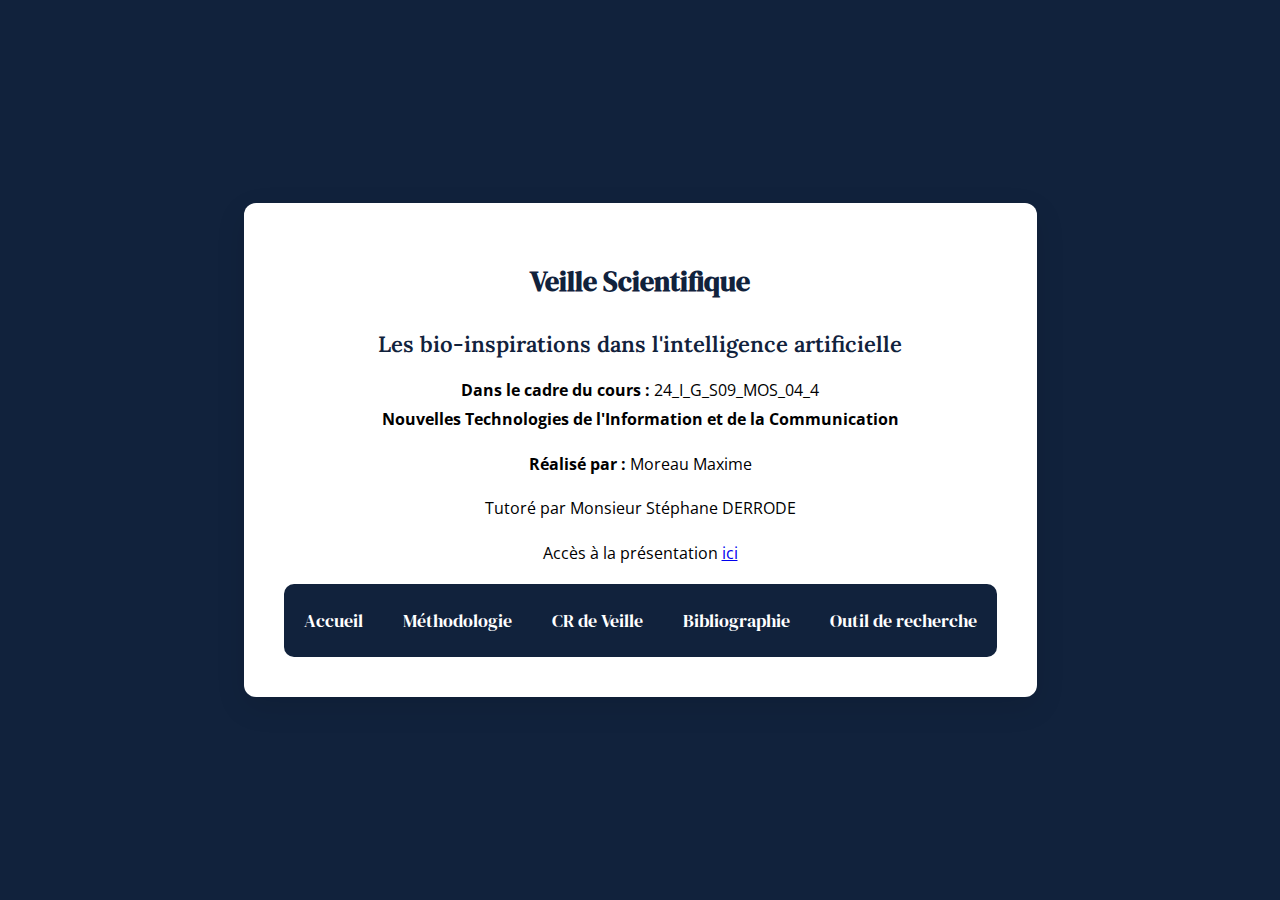
<file: index.html>
<!DOCTYPE html>
<html lang="fr">
<head>
    <meta charset="UTF-8">
    <meta name="viewport" content="width=device-width, initial-scale=1.0">
    <title>Présentation - Veille Scientifique</title>
    <link rel="stylesheet" href="https://fonts.googleapis.com/css2?family=Inter:wght@300;400;600&display=swap">
    <link rel="stylesheet" href="https://fonts.googleapis.com/css2?family=DM+Serif+Display:ital@0;1&family=Lora:ital,wght@0,400..700;1,400..700&family=Open+Sans:ital,wght@0,300..800;1,300..800&display=swap">
    <style>
        body {
            font-family: "Open Sans", sans-serif;
            background-color: #11223c;
            color: #000000;
            margin: 0;
            padding: 0;
            display: flex;
            justify-content: center;
            align-items: center;
            min-height: 100vh;
        }

        .container {
            max-width: 800px;
            background: white;
            padding: 40px;
            border-radius: 12px;
            box-shadow: 0 10px 30px rgba(0, 0, 0, 0.1);
            text-align: center;
        }

        h1 {
            font-family: "DM Serif Display", serif;
            font-size: 28px;
            font-weight: 600;
            color: #11223c;
            margin-bottom: 20px;
        }

        h2 {
            font-family: "Lora", serif;
            font-size: 22px;
            font-weight: 600;
            color: #11223c;
            margin-top: 30px;
        }

        p {
            line-height: 1.8;
            font-size: 16px;
            color: #000000;
        }

        @media (max-width: 768px) {
            .container {
                width: 90%;
                padding: 20px;
            }
        }

        header {
            background-color: #11223c;
            font-family: "DM Serif Display", serif;
            padding: 10px 0;
            text-align: center;
            border-radius: 10px;
        }

        nav {
            display: flex;
            justify-content: center;
        }

        nav a {
            color: white;
            text-decoration: none;
            padding: 14px 20px;
            font-size: 18px;
        }

        nav a:hover {
            text-decoration: underline;
        }
        .button {
            display: inline-block;
            padding: 12px 24px;
            background-color: #11223c;
            color: white;
            text-decoration: none;
            font-size: 18px;
            font-weight: 600;
            border-radius: 8px;
            transition: background 0.3s ease;
        }

        .button:hover {
            background-color: #0d1a2b;
        }
    </style>
</head>
<body>

<div class="container">
    <h1>Veille Scientifique</h1>
    <h2>Les bio-inspirations dans l'intelligence artificielle</h2>
    <p><strong>Dans le cadre du cours :</strong> 24_I_G_S09_MOS_04_4<br> 
       <strong>Nouvelles Technologies de l'Information et de la Communication</strong></p>
    <p><strong>Réalisé par :</strong> Moreau Maxime</p>
    <p>Tutoré par Monsieur Stéphane DERRODE</p>
    <p>Accès à la présentation <a href="perz.pdf">ici</a></p>
    <header>
        <nav>
            <a href="index.html">Accueil</a>
            <a href="metho.html">Méthodologie</a>
            <a href="veille.html">CR de Veille</a>
            <a href="biblio.html">Bibliographie</a>
            <a href="outil.html">Outil de recherche</a>
        </nav>
    </header>
</div>

</body>
</html>
</file>
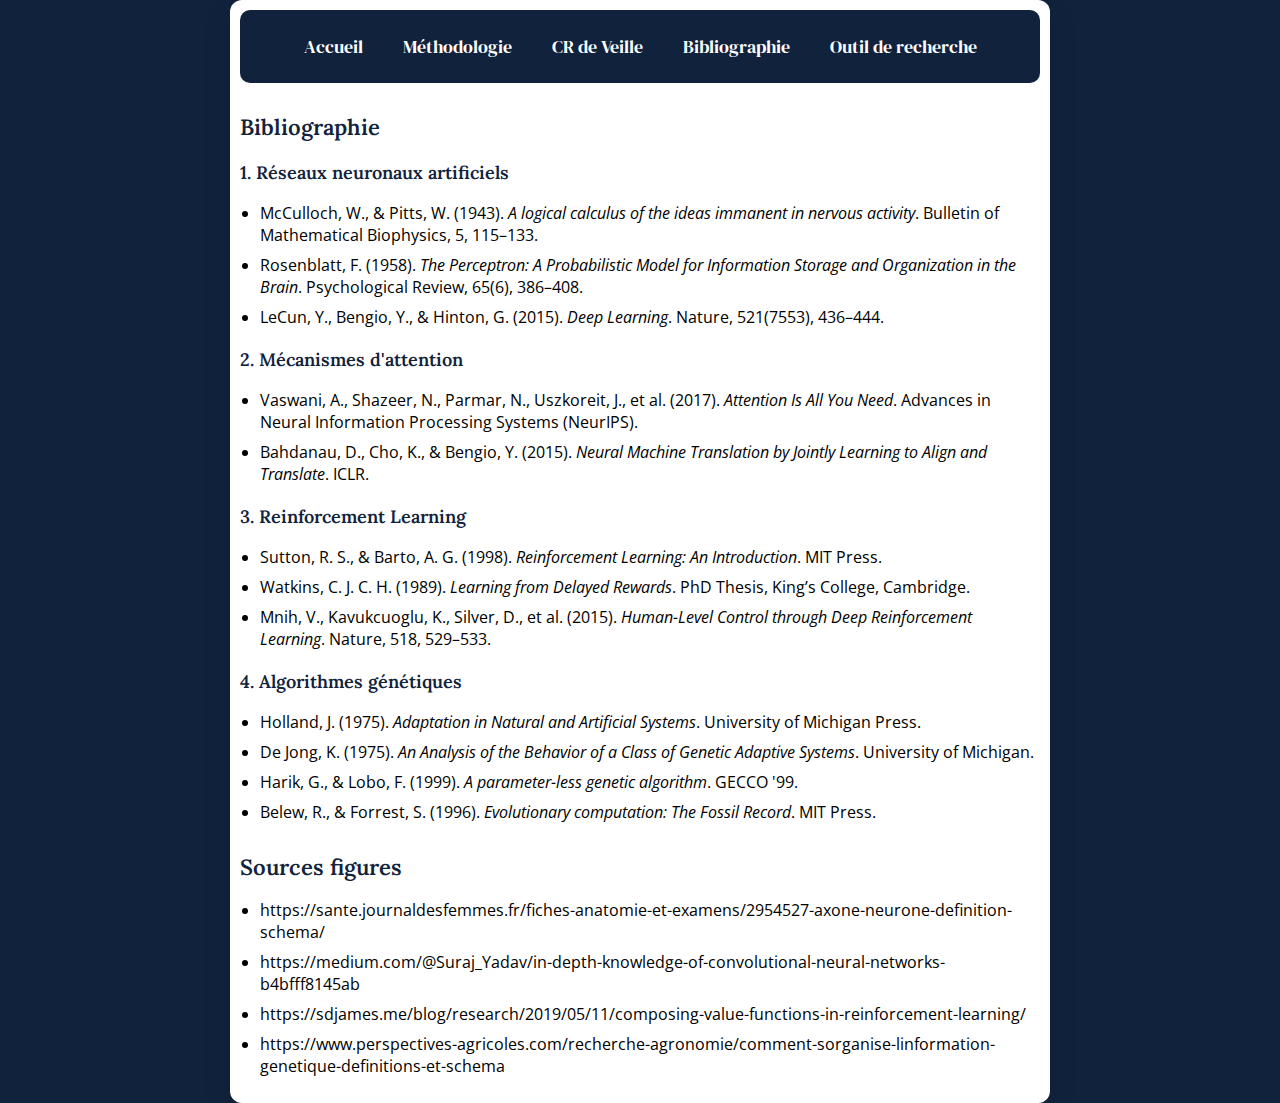
<file: biblio.html>
<!DOCTYPE html>
<html lang="fr">
<head>
    <meta charset="UTF-8">
    <meta name="viewport" content="width=device-width, initial-scale=1.0">
    <title>Résultats de recherche</title>
    <link rel="stylesheet" href="main_styles.css">
</head>
<body>

    <div class="container">
        <header>
            <nav>
                <a href="index.html">Accueil</a>
                <a href="metho.html">Méthodologie</a>
                <a href="veille.html">CR de Veille</a>
                <a href="biblio.html">Bibliographie</a>
                <a href="outil.html">Outil de recherche</a>
            </nav>
        </header>
        <h2>Bibliographie</h2>

        <h3>1. Réseaux neuronaux artificiels</h3>
        <ul>
            <li>McCulloch, W., & Pitts, W. (1943). <i>A logical calculus of the ideas immanent in nervous activity</i>. Bulletin of Mathematical Biophysics, 5, 115–133.</li>
            <li>Rosenblatt, F. (1958). <i>The Perceptron: A Probabilistic Model for Information Storage and Organization in the Brain</i>. Psychological Review, 65(6), 386–408.</li>
            <li>LeCun, Y., Bengio, Y., & Hinton, G. (2015). <i>Deep Learning</i>. Nature, 521(7553), 436–444.</li>
        </ul>
        
        <h3>2. Mécanismes d'attention</h3>
        <ul>
            <li>Vaswani, A., Shazeer, N., Parmar, N., Uszkoreit, J., et al. (2017). <i>Attention Is All You Need</i>. Advances in Neural Information Processing Systems (NeurIPS).</li>
            <li>Bahdanau, D., Cho, K., & Bengio, Y. (2015). <i>Neural Machine Translation by Jointly Learning to Align and Translate</i>. ICLR.</li>
        </ul>
        
        <h3>3. Reinforcement Learning</h3>
        <ul>
            <li>Sutton, R. S., & Barto, A. G. (1998). <i>Reinforcement Learning: An Introduction</i>. MIT Press.</li>
            <li>Watkins, C. J. C. H. (1989). <i>Learning from Delayed Rewards</i>. PhD Thesis, King’s College, Cambridge.</li>
            <li>Mnih, V., Kavukcuoglu, K., Silver, D., et al. (2015). <i>Human-Level Control through Deep Reinforcement Learning</i>. Nature, 518, 529–533.</li>
        </ul>
        
        <h3>4. Algorithmes génétiques</h3>
        <ul>
            <li>Holland, J. (1975). <i>Adaptation in Natural and Artificial Systems</i>. University of Michigan Press.</li>
            <li>De Jong, K. (1975). <i>An Analysis of the Behavior of a Class of Genetic Adaptive Systems</i>. University of Michigan.</li>
            <li>Harik, G., & Lobo, F. (1999). <i>A parameter-less genetic algorithm</i>. GECCO '99.</li>
            <li>Belew, R., & Forrest, S. (1996). <i>Evolutionary computation: The Fossil Record</i>. MIT Press.</li>
        </ul>  
        <h2>Sources figures</h2>
        <ul>
            <li>https://sante.journaldesfemmes.fr/fiches-anatomie-et-examens/2954527-axone-neurone-definition-schema/</li>
            <li>https://medium.com/@Suraj_Yadav/in-depth-knowledge-of-convolutional-neural-networks-b4bfff8145ab</li>
            <li>https://sdjames.me/blog/research/2019/05/11/composing-value-functions-in-reinforcement-learning/</li>
            <li>https://www.perspectives-agricoles.com/recherche-agronomie/comment-sorganise-linformation-genetique-definitions-et-schema</li>
            
        </ul>
    </div>  
</body>
</html>
</file>
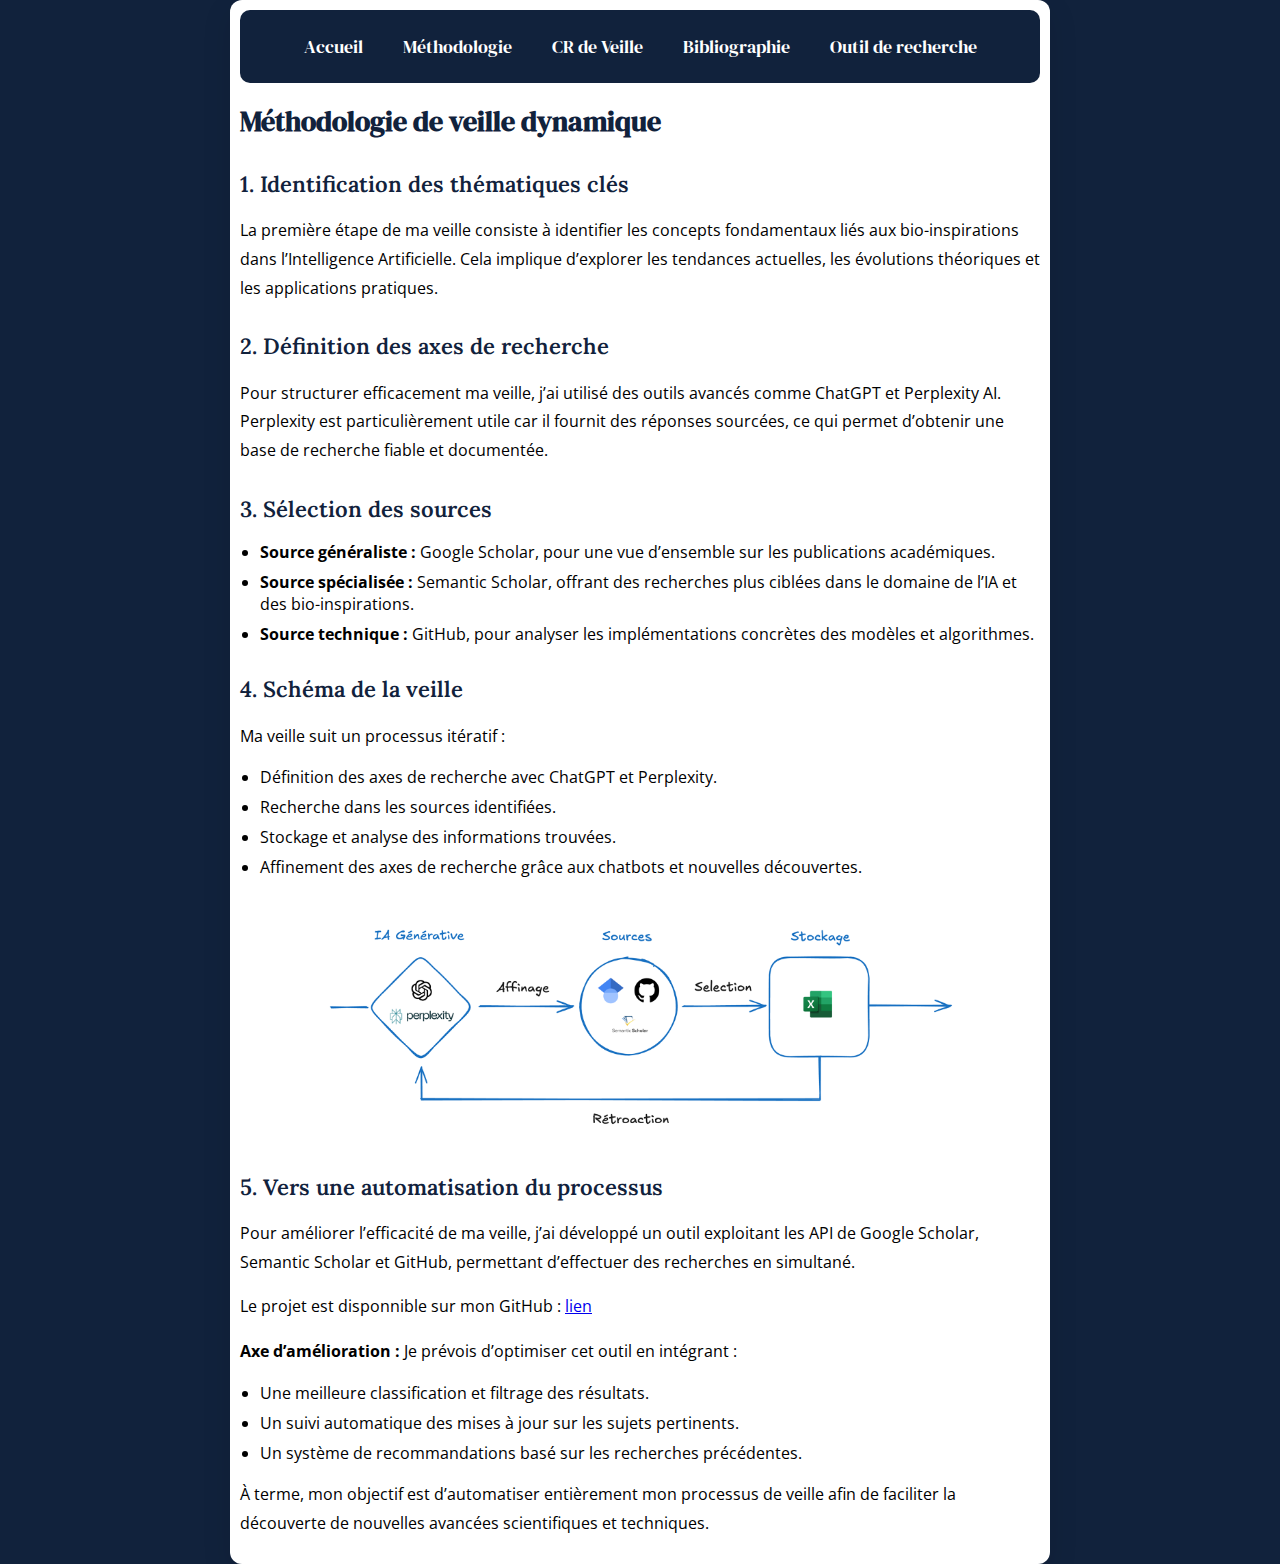
<file: metho.html>
<!DOCTYPE html>
<html lang="fr">
<head>
    <meta charset="UTF-8">
    <meta name="viewport" content="width=device-width, initial-scale=1.0">
    <title>IA Bio-Inspirée</title>
    <link rel="stylesheet" href="main_styles.css"
</head>
<body>
    <div class="container">
      <header>
        <nav>
            <a href="index.html">Accueil</a>
            <a href="metho.html">Méthodologie</a>
            <a href="veille.html">CR de Veille</a>
            <a href="biblio.html">Bibliographie</a>
            <a href="outil.html">Outil de recherche</a>
        </nav>
        </header>
        <h1>Méthodologie de veille dynamique</h1>

        <h2>1. Identification des thématiques clés</h2>
        <p>La première étape de ma veille consiste à identifier les concepts fondamentaux liés aux bio-inspirations dans l’Intelligence Artificielle. Cela implique d’explorer les tendances actuelles, les évolutions théoriques et les applications pratiques.</p>
    
        <h2>2. Définition des axes de recherche</h2>
        <p>Pour structurer efficacement ma veille, j’ai utilisé des outils avancés comme ChatGPT et Perplexity AI. Perplexity est particulièrement utile car il fournit des réponses sourcées, ce qui permet d’obtenir une base de recherche fiable et documentée.</p>
    
        <h2>3. Sélection des sources</h2>
        <ul>
            <li><strong>Source généraliste :</strong> Google Scholar, pour une vue d’ensemble sur les publications académiques.</li>
            <li><strong>Source spécialisée :</strong> Semantic Scholar, offrant des recherches plus ciblées dans le domaine de l’IA et des bio-inspirations.</li>
            <li><strong>Source technique :</strong> GitHub, pour analyser les implémentations concrètes des modèles et algorithmes.</li>
        </ul>
    
        <h2>4. Schéma de la veille</h2>
        <p>Ma veille suit un processus itératif :</p>
        <ul>
            <li>Définition des axes de recherche avec ChatGPT et Perplexity.</li>
            <li>Recherche dans les sources identifiées.</li>
            <li>Stockage et analyse des informations trouvées.</li>
            <li>Affinement des axes de recherche grâce aux chatbots et nouvelles découvertes.</li>
        </ul>
        <br>
        <img src="images/schema.png" style="display: block; width: 80%;margin: auto;">
    
        <h2>5. Vers une automatisation du processus</h2>
        <p>Pour améliorer l’efficacité de ma veille, j’ai développé un outil exploitant les API de Google Scholar, Semantic Scholar et GitHub, permettant d’effectuer des recherches en simultané.</p>
        <p>Le projet est disponnible sur mon GitHub : <a href="https://github.com/MaximeCerise/outil-recherche-veille">lien</a></p>
        <p><strong>Axe d’amélioration :</strong> Je prévois d’optimiser cet outil en intégrant :</p>
        <ul>
            <li>Une meilleure classification et filtrage des résultats.</li>
            <li>Un suivi automatique des mises à jour sur les sujets pertinents.</li>
            <li>Un système de recommandations basé sur les recherches précédentes.</li>
        </ul>
    
        <p>À terme, mon objectif est d’automatiser entièrement mon processus de veille afin de faciliter la découverte de nouvelles avancées scientifiques et techniques.</p>
    
    </div>
</body>
</html>
</file>
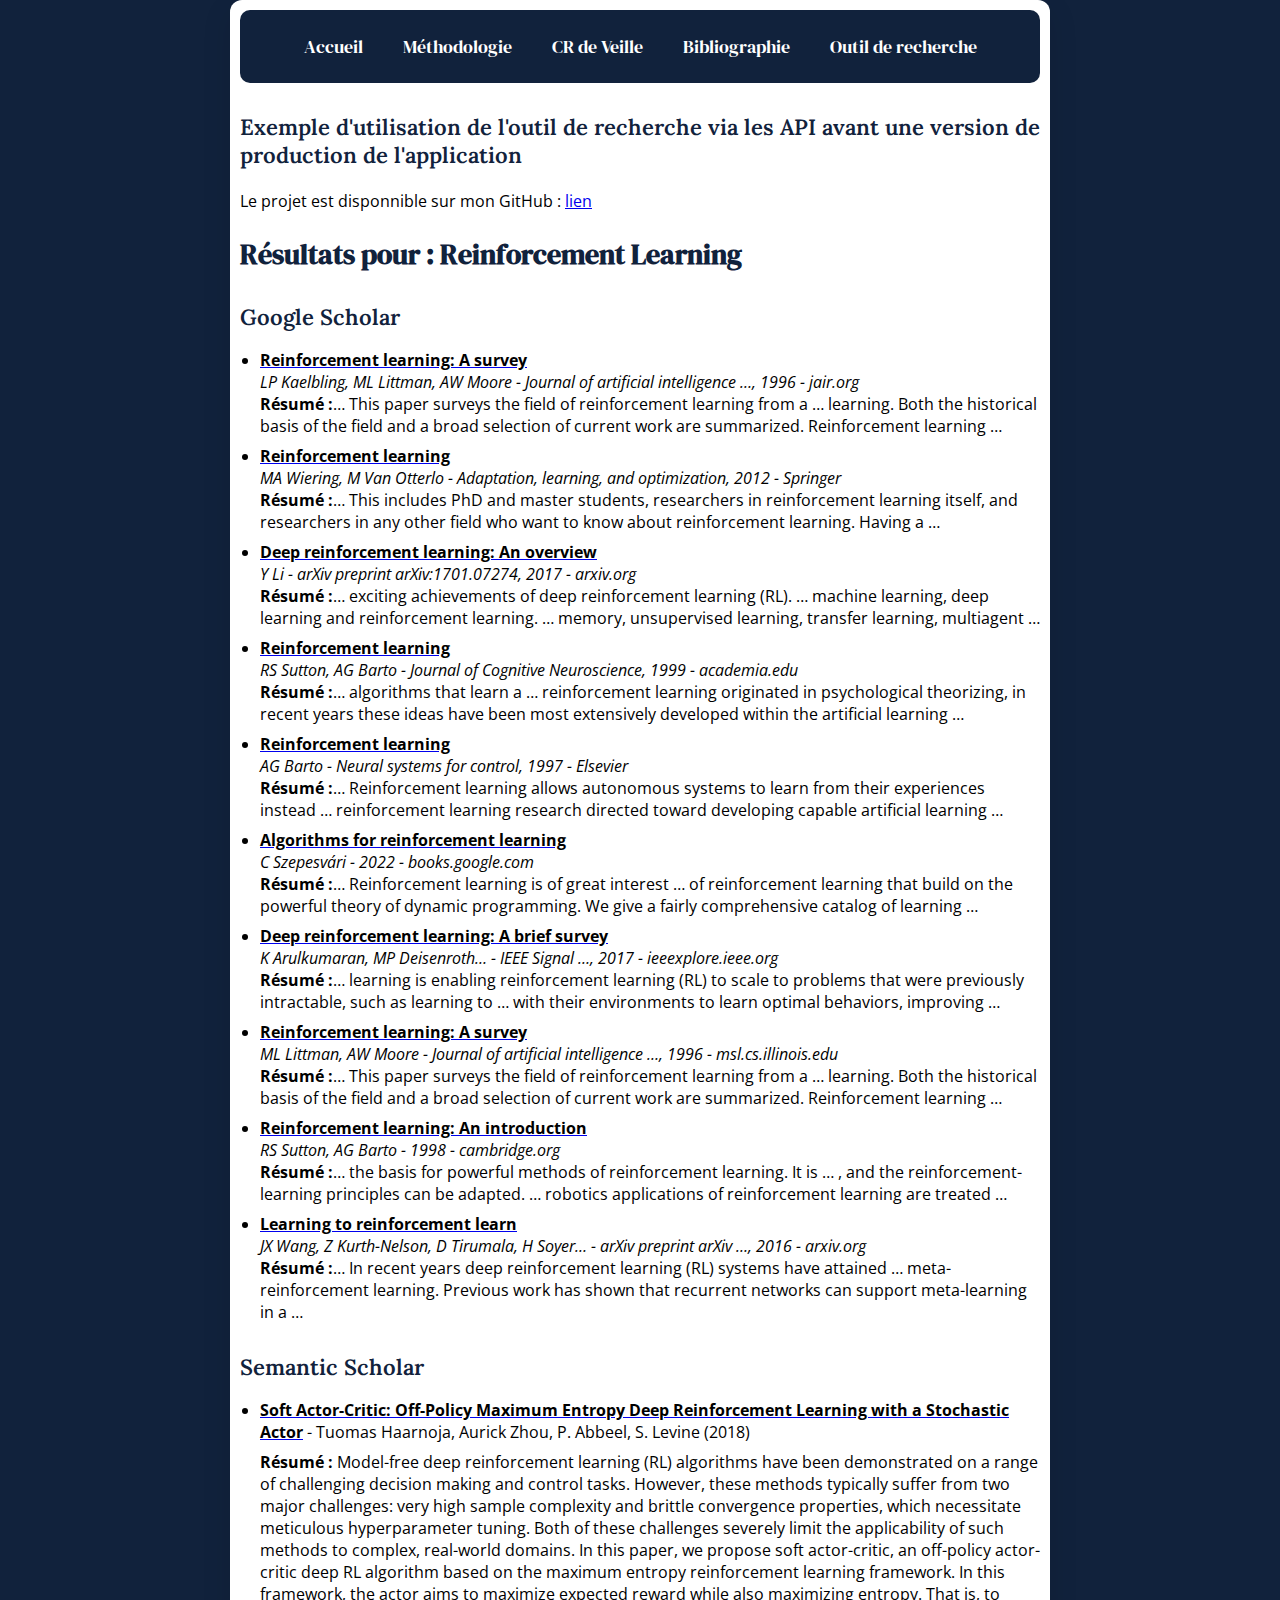
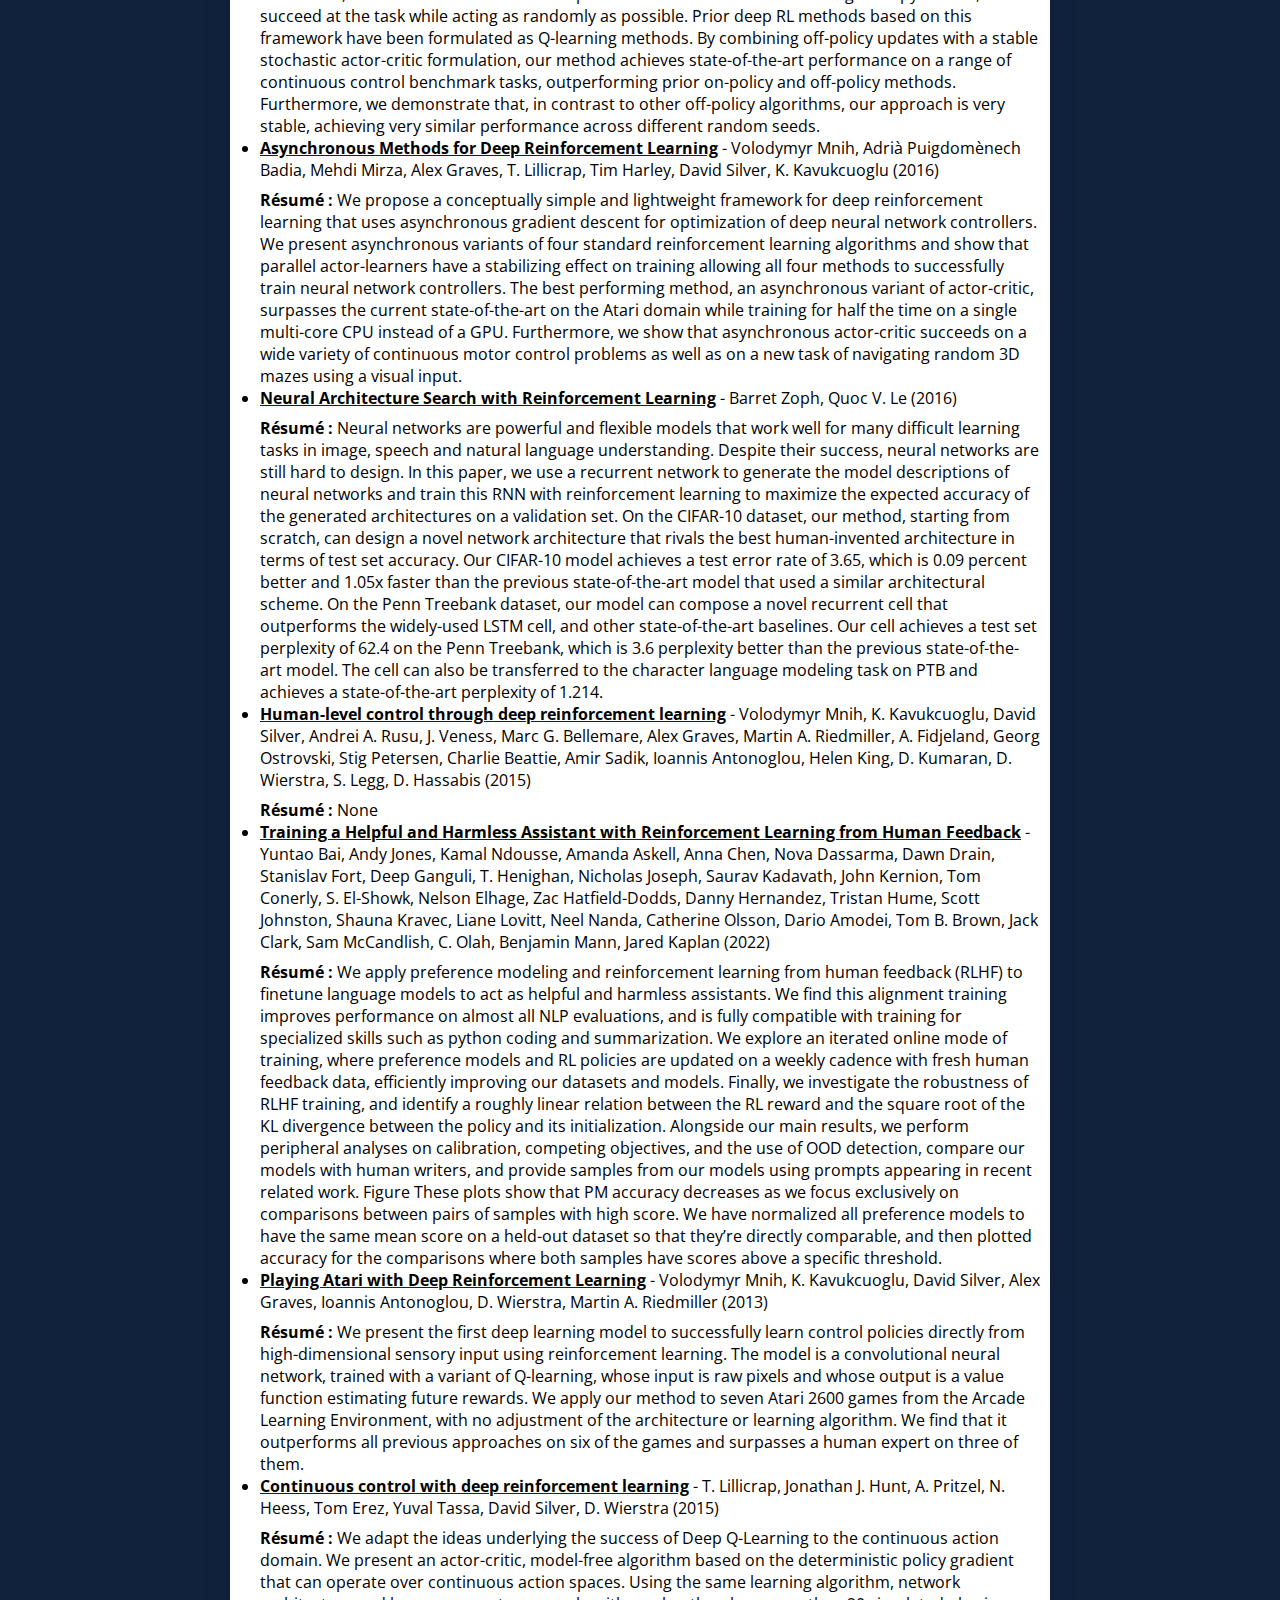
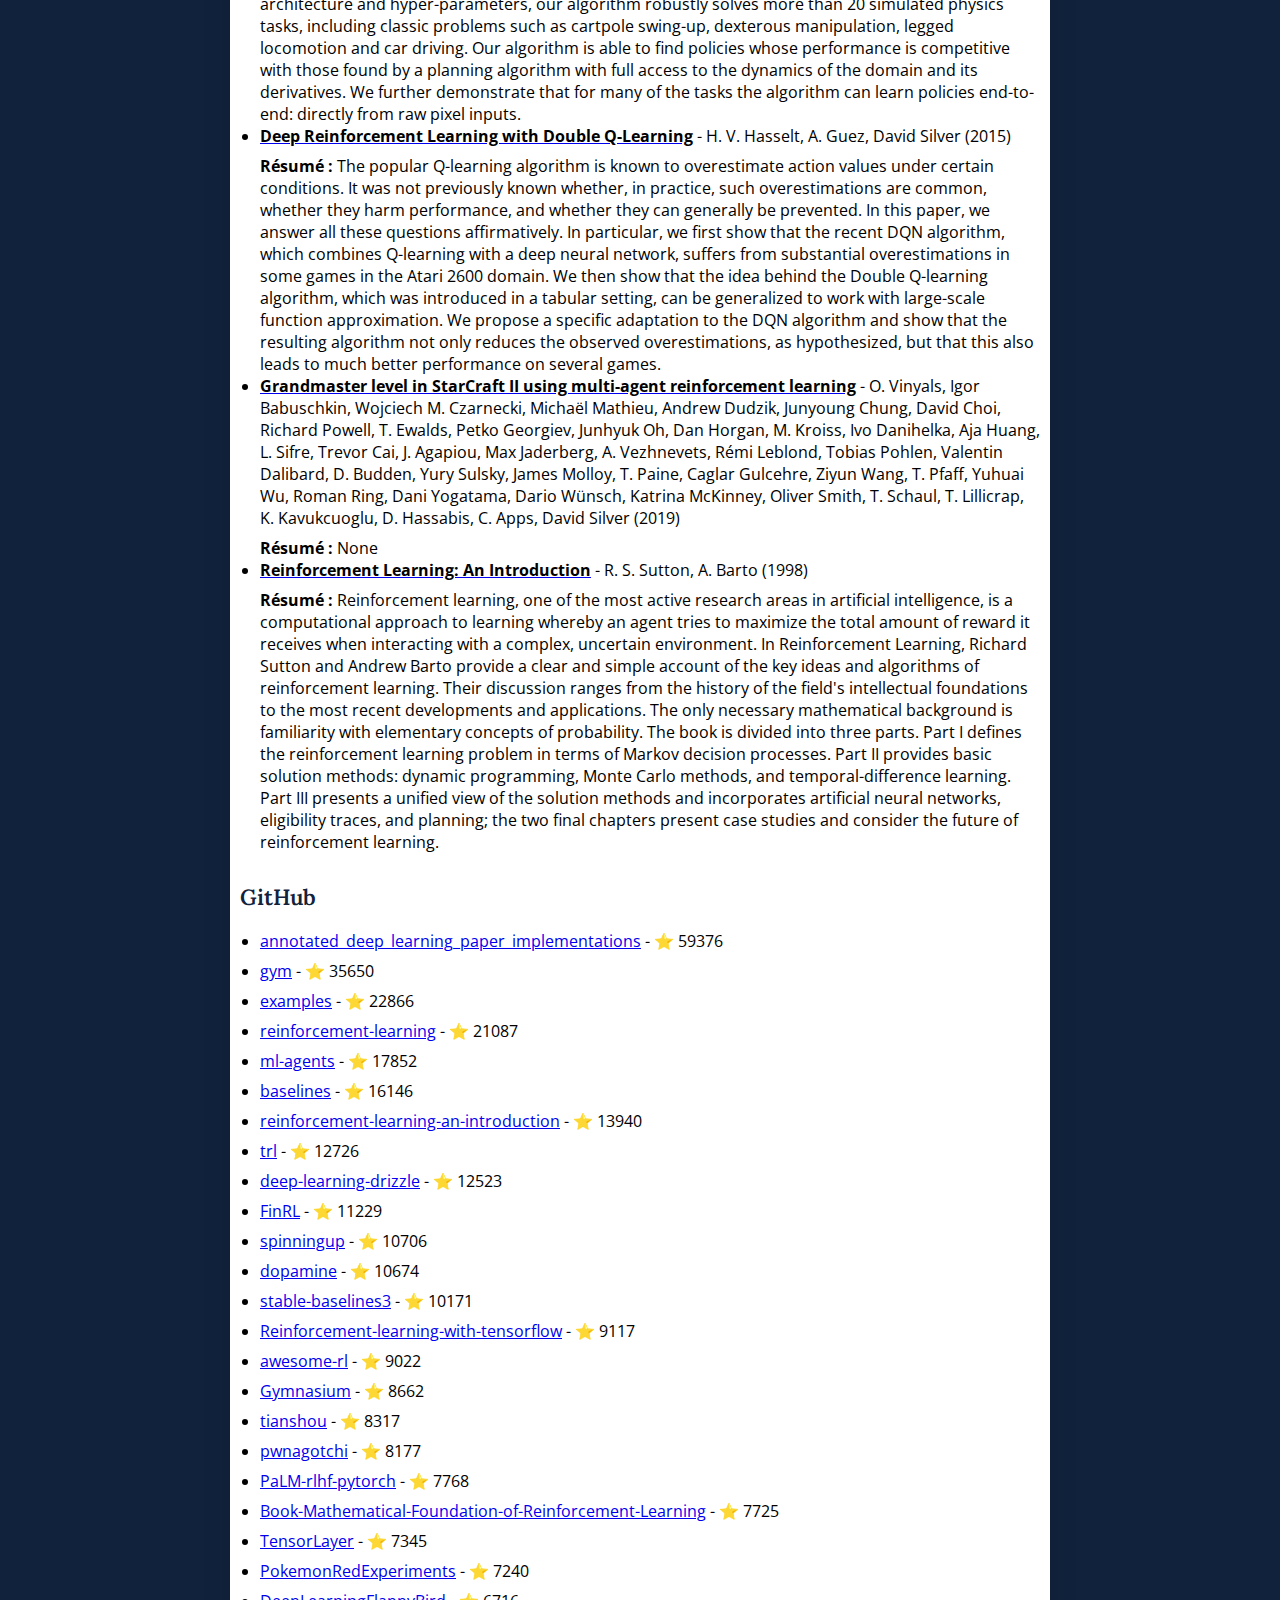
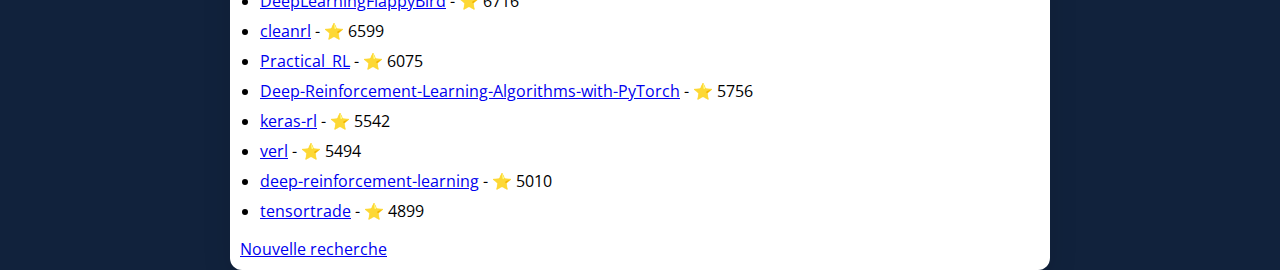
<file: outil.html>
<!DOCTYPE html>
<html lang="fr">
<head>
    <meta charset="UTF-8">
    <meta name="viewport" content="width=device-width, initial-scale=1.0">
    <title>Résultats de recherche</title>
    <link rel="stylesheet" href="main_styles.css">
</head>
<body>
    <div class="container">
        <header>
            <nav>
                <a href="index.html">Accueil</a>
                <a href="metho.html">Méthodologie</a>
                <a href="veille.html">CR de Veille</a>
                <a href="biblio.html">Bibliographie</a>
                <a href="outil.html">Outil de recherche</a>
            </nav>
        </header>
        
        <h2>Exemple d'utilisation de l'outil de recherche via les API avant une version de production de l'application</h2>
        <p>Le projet est disponnible sur mon GitHub : <a href="https://github.com/MaximeCerise/outil-recherche-veille">lien</a></p>
        <h1>Résultats pour : Reinforcement Learning</h1>
        
        <h2>Google Scholar</h2>
        <ul>
            <li><a href='https://www.jair.org/index.php/jair/article/view/10166'><strong>Reinforcement learning: A survey</strong></a><br><em>LP Kaelbling, ML Littman, AW Moore - Journal of artificial intelligence …, 1996 - jair.org</em><br><strong>Résumé :</strong>… This paper surveys the field of reinforcement learning from a … learning. Both the historical basis of the field and a broad selection of current work are summarized. Reinforcement learning …</li><li><a href='https://link.springer.com/content/pdf/10.1007/978-3-642-27645-3.pdf'><strong>Reinforcement learning</strong></a><br><em>MA Wiering, M Van Otterlo - Adaptation, learning, and optimization, 2012 - Springer</em><br><strong>Résumé :</strong>… This includes PhD and master students, researchers in reinforcement learning itself, and researchers in any other field who want to know about reinforcement learning. Having a …</li><li><a href='https://arxiv.org/abs/1701.07274'><strong>Deep reinforcement learning: An overview</strong></a><br><em>Y Li - arXiv preprint arXiv:1701.07274, 2017 - arxiv.org</em><br><strong>Résumé :</strong>… exciting achievements of deep reinforcement learning (RL). … machine learning, deep learning and reinforcement learning. … memory, unsupervised learning, transfer learning, multiagent …</li><li><a href='https://www.academia.edu/download/6985553/ivry_rev.pdf'><strong>Reinforcement learning</strong></a><br><em>RS Sutton, AG Barto - Journal of Cognitive Neuroscience, 1999 - academia.edu</em><br><strong>Résumé :</strong>… algorithms that learn a … reinforcement learning originated in psychological theorizing, in recent years these ideas have been most extensively developed within the artificial learning …</li><li><a href='https://www.sciencedirect.com/science/article/pii/B9780125264303500039'><strong>Reinforcement learning</strong></a><br><em>AG Barto - Neural systems for control, 1997 - Elsevier</em><br><strong>Résumé :</strong>… Reinforcement learning allows autonomous systems to learn from their experiences instead … reinforcement learning research directed toward developing capable artificial learning …</li><li><a href='https://books.google.com/books?hl=en&lr=&id=g4RyEAAAQBAJ&oi=fnd&pg=PP1&dq=Reinforcement+Learning&ots=wm6XUiWB2T&sig=0e3m8r2_sg3wFysiX0b98fnVy8c'><strong>Algorithms for reinforcement learning</strong></a><br><em>C Szepesvári - 2022 - books.google.com</em><br><strong>Résumé :</strong>… Reinforcement learning is of great interest … of reinforcement learning that build on the powerful theory of dynamic programming. We give a fairly comprehensive catalog of learning …</li><li><a href='https://ieeexplore.ieee.org/abstract/document/8103164/'><strong>Deep reinforcement learning: A brief survey</strong></a><br><em>K Arulkumaran, MP Deisenroth… - IEEE Signal …, 2017 - ieeexplore.ieee.org</em><br><strong>Résumé :</strong>… learning is enabling reinforcement learning (RL) to scale to problems that were previously intractable, such as learning to … with their environments to learn optimal behaviors, improving …</li><li><a href='http://msl.cs.illinois.edu/~lavalle/cs397/kaelbling96reinforcement.ps'><strong>Reinforcement learning: A survey</strong></a><br><em>ML Littman, AW Moore - Journal of artificial intelligence …, 1996 - msl.cs.illinois.edu</em><br><strong>Résumé :</strong>… This paper surveys the ﬁeld of reinforcement learning from a … learning. Both the historical basis of the ﬁeld and a broad selection of current work are summarized. Reinforcement learning …</li><li><a href='https://www.cambridge.org/core/journals/robotica/article/robot-learning-edited-by-jonathan-h-connell-and-sridhar-mahadevan-kluwer-boston-19931997-xii240-pp-isbn-0792393651-hardback-21800-guilders-12000-8995/737FD21CA908246DF17779E9C20B6DF6'><strong>Reinforcement learning: An introduction</strong></a><br><em>RS Sutton, AG Barto - 1998 - cambridge.org</em><br><strong>Résumé :</strong>… the basis for powerful methods of reinforcement learning. It is … , and the reinforcement-learning principles can be adapted. … robotics applications of reinforcement learning are treated …</li><li><a href='https://arxiv.org/abs/1611.05763'><strong>Learning to reinforcement learn</strong></a><br><em>JX Wang, Z Kurth-Nelson, D Tirumala, H Soyer… - arXiv preprint arXiv …, 2016 - arxiv.org</em><br><strong>Résumé :</strong>… In recent years deep reinforcement learning (RL) systems have attained … meta-reinforcement learning. Previous work has shown that recurrent networks can support meta-learning in a …</li>
        </ul>
        
    <h2>Semantic Scholar</h2>
        <ul>
            <li><a href='https://www.semanticscholar.org/paper/811df72e210e20de99719539505da54762a11c6d'><strong>Soft Actor-Critic: Off-Policy Maximum Entropy Deep Reinforcement Learning with a Stochastic Actor</strong></a> - Tuomas Haarnoja, Aurick Zhou, P. Abbeel, S. Levine (2018)</li><strong>Résumé :</strong> Model-free deep reinforcement learning (RL) algorithms have been demonstrated on a range of challenging decision making and control tasks. However, these methods typically suffer from two major challenges: very high sample complexity and brittle convergence properties, which necessitate meticulous hyperparameter tuning. Both of these challenges severely limit the applicability of such methods to complex, real-world domains. In this paper, we propose soft actor-critic, an off-policy actor-critic deep RL algorithm based on the maximum entropy reinforcement learning framework. In this framework, the actor aims to maximize expected reward while also maximizing entropy. That is, to succeed at the task while acting as randomly as possible. Prior deep RL methods based on this framework have been formulated as Q-learning methods. By combining off-policy updates with a stable stochastic actor-critic formulation, our method achieves state-of-the-art performance on a range of continuous control benchmark tasks, outperforming prior on-policy and off-policy methods. Furthermore, we demonstrate that, in contrast to other off-policy algorithms, our approach is very stable, achieving very similar performance across different random seeds.</li><li><a href='https://www.semanticscholar.org/paper/69e76e16740ed69f4dc55361a3d319ac2f1293dd'><strong>Asynchronous Methods for Deep Reinforcement Learning</strong></a> - Volodymyr Mnih, Adrià Puigdomènech Badia, Mehdi Mirza, Alex Graves, T. Lillicrap, Tim Harley, David Silver, K. Kavukcuoglu (2016)</li><strong>Résumé :</strong> We propose a conceptually simple and lightweight framework for deep reinforcement learning that uses asynchronous gradient descent for optimization of deep neural network controllers. We present asynchronous variants of four standard reinforcement learning algorithms and show that parallel actor-learners have a stabilizing effect on training allowing all four methods to successfully train neural network controllers. The best performing method, an asynchronous variant of actor-critic, surpasses the current state-of-the-art on the Atari domain while training for half the time on a single multi-core CPU instead of a GPU. Furthermore, we show that asynchronous actor-critic succeeds on a wide variety of continuous motor control problems as well as on a new task of navigating random 3D mazes using a visual input.</li><li><a href='https://www.semanticscholar.org/paper/67d968c7450878190e45ac7886746de867bf673d'><strong>Neural Architecture Search with Reinforcement Learning</strong></a> - Barret Zoph, Quoc V. Le (2016)</li><strong>Résumé :</strong> Neural networks are powerful and flexible models that work well for many difficult learning tasks in image, speech and natural language understanding. Despite their success, neural networks are still hard to design. In this paper, we use a recurrent network to generate the model descriptions of neural networks and train this RNN with reinforcement learning to maximize the expected accuracy of the generated architectures on a validation set. On the CIFAR-10 dataset, our method, starting from scratch, can design a novel network architecture that rivals the best human-invented architecture in terms of test set accuracy. Our CIFAR-10 model achieves a test error rate of 3.65, which is 0.09 percent better and 1.05x faster than the previous state-of-the-art model that used a similar architectural scheme. On the Penn Treebank dataset, our model can compose a novel recurrent cell that outperforms the widely-used LSTM cell, and other state-of-the-art baselines. Our cell achieves a test set perplexity of 62.4 on the Penn Treebank, which is 3.6 perplexity better than the previous state-of-the-art model. The cell can also be transferred to the character language modeling task on PTB and achieves a state-of-the-art perplexity of 1.214.</li><li><a href='https://www.semanticscholar.org/paper/340f48901f72278f6bf78a04ee5b01df208cc508'><strong>Human-level control through deep reinforcement learning</strong></a> - Volodymyr Mnih, K. Kavukcuoglu, David Silver, Andrei A. Rusu, J. Veness, Marc G. Bellemare, Alex Graves, Martin A. Riedmiller, A. Fidjeland, Georg Ostrovski, Stig Petersen, Charlie Beattie, Amir Sadik, Ioannis Antonoglou, Helen King, D. Kumaran, D. Wierstra, S. Legg, D. Hassabis (2015)</li><strong>Résumé :</strong> None</li><li><a href='https://www.semanticscholar.org/paper/0286b2736a114198b25fb5553c671c33aed5d477'><strong>Training a Helpful and Harmless Assistant with Reinforcement Learning from Human Feedback</strong></a> - Yuntao Bai, Andy Jones, Kamal Ndousse, Amanda Askell, Anna Chen, Nova Dassarma, Dawn Drain, Stanislav Fort, Deep Ganguli, T. Henighan, Nicholas Joseph, Saurav Kadavath, John Kernion, Tom Conerly, S. El-Showk, Nelson Elhage, Zac Hatfield-Dodds, Danny Hernandez, Tristan Hume, Scott Johnston, Shauna Kravec, Liane Lovitt, Neel Nanda, Catherine Olsson, Dario Amodei, Tom B. Brown, Jack Clark, Sam McCandlish, C. Olah, Benjamin Mann, Jared Kaplan (2022)</li><strong>Résumé :</strong> We apply preference modeling and reinforcement learning from human feedback (RLHF) to ﬁnetune language models to act as helpful and harmless assistants. We ﬁnd this alignment training improves performance on almost all NLP evaluations, and is fully compatible with training for specialized skills such as python coding and summarization. We explore an iterated online mode of training, where preference models and RL policies are updated on a weekly cadence with fresh human feedback data, efﬁciently improving our datasets and models. Finally, we investigate the robustness of RLHF training, and identify a roughly linear relation between the RL reward and the square root of the KL divergence between the policy and its initialization. Alongside our main results, we perform peripheral analyses on calibration, competing objectives, and the use of OOD detection, compare our models with human writers, and provide samples from our models using prompts appearing in recent related work. Figure These plots show that PM accuracy decreases as we focus exclusively on comparisons between pairs of samples with high score. We have normalized all preference models to have the same mean score on a held-out dataset so that they’re directly comparable, and then plotted accuracy for the comparisons where both samples have scores above a speciﬁc threshold.</li><li><a href='https://www.semanticscholar.org/paper/2319a491378867c7049b3da055c5df60e1671158'><strong>Playing Atari with Deep Reinforcement Learning</strong></a> - Volodymyr Mnih, K. Kavukcuoglu, David Silver, Alex Graves, Ioannis Antonoglou, D. Wierstra, Martin A. Riedmiller (2013)</li><strong>Résumé :</strong> We present the first deep learning model to successfully learn control policies directly from high-dimensional sensory input using reinforcement learning. The model is a convolutional neural network, trained with a variant of Q-learning, whose input is raw pixels and whose output is a value function estimating future rewards. We apply our method to seven Atari 2600 games from the Arcade Learning Environment, with no adjustment of the architecture or learning algorithm. We find that it outperforms all previous approaches on six of the games and surpasses a human expert on three of them.</li><li><a href='https://www.semanticscholar.org/paper/024006d4c2a89f7acacc6e4438d156525b60a98f'><strong>Continuous control with deep reinforcement learning</strong></a> - T. Lillicrap, Jonathan J. Hunt, A. Pritzel, N. Heess, Tom Erez, Yuval Tassa, David Silver, D. Wierstra (2015)</li><strong>Résumé :</strong> We adapt the ideas underlying the success of Deep Q-Learning to the continuous action domain. We present an actor-critic, model-free algorithm based on the deterministic policy gradient that can operate over continuous action spaces. Using the same learning algorithm, network architecture and hyper-parameters, our algorithm robustly solves more than 20 simulated physics tasks, including classic problems such as cartpole swing-up, dexterous manipulation, legged locomotion and car driving. Our algorithm is able to find policies whose performance is competitive with those found by a planning algorithm with full access to the dynamics of the domain and its derivatives. We further demonstrate that for many of the tasks the algorithm can learn policies end-to-end: directly from raw pixel inputs.</li><li><a href='https://www.semanticscholar.org/paper/3b9732bb07dc99bde5e1f9f75251c6ea5039373e'><strong>Deep Reinforcement Learning with Double Q-Learning</strong></a> - H. V. Hasselt, A. Guez, David Silver (2015)</li><strong>Résumé :</strong> 
 
 The popular Q-learning algorithm is known to overestimate action values under certain conditions. It was not previously known whether, in practice, such overestimations are common, whether they harm performance, and whether they can generally be prevented. In this paper, we answer all these questions affirmatively. In particular, we first show that the recent DQN algorithm, which combines Q-learning with a deep neural network, suffers from substantial overestimations in some games in the Atari 2600 domain. We then show that the idea behind the Double Q-learning algorithm, which was introduced in a tabular setting, can be generalized to work with large-scale function approximation. We propose a specific adaptation to the DQN algorithm and show that the resulting algorithm not only reduces the observed overestimations, as hypothesized, but that this also leads to much better performance on several games.
 
</li><li><a href='https://www.semanticscholar.org/paper/361c00b22e29d0816ca896513d2c165e26399821'><strong>Grandmaster level in StarCraft II using multi-agent reinforcement learning</strong></a> - O. Vinyals, Igor Babuschkin, Wojciech M. Czarnecki, Michaël Mathieu, Andrew Dudzik, Junyoung Chung, David Choi, Richard Powell, T. Ewalds, Petko Georgiev, Junhyuk Oh, Dan Horgan, M. Kroiss, Ivo Danihelka, Aja Huang, L. Sifre, Trevor Cai, J. Agapiou, Max Jaderberg, A. Vezhnevets, Rémi Leblond, Tobias Pohlen, Valentin Dalibard, D. Budden, Yury Sulsky, James Molloy, T. Paine, Caglar Gulcehre, Ziyun Wang, T. Pfaff, Yuhuai Wu, Roman Ring, Dani Yogatama, Dario Wünsch, Katrina McKinney, Oliver Smith, T. Schaul, T. Lillicrap, K. Kavukcuoglu, D. Hassabis, C. Apps, David Silver (2019)</li><strong>Résumé :</strong> None</li><li><a href='https://www.semanticscholar.org/paper/97efafdb4a3942ab3efba53ded7413199f79c054'><strong>Reinforcement Learning: An Introduction</strong></a> - R. S. Sutton, A. Barto (1998)</li><strong>Résumé :</strong> Reinforcement learning, one of the most active research areas in artificial intelligence, is a computational approach to learning whereby an agent tries to maximize the total amount of reward it receives when interacting with a complex, uncertain environment. In Reinforcement Learning, Richard Sutton and Andrew Barto provide a clear and simple account of the key ideas and algorithms of reinforcement learning. Their discussion ranges from the history of the field's intellectual foundations to the most recent developments and applications. The only necessary mathematical background is familiarity with elementary concepts of probability. The book is divided into three parts. Part I defines the reinforcement learning problem in terms of Markov decision processes. Part II provides basic solution methods: dynamic programming, Monte Carlo methods, and temporal-difference learning. Part III presents a unified view of the solution methods and incorporates artificial neural networks, eligibility traces, and planning; the two final chapters present case studies and consider the future of reinforcement learning.</li>
        </ul>
        
        <h2>GitHub</h2>
        <ul>
            <li><a href='https://github.com/labmlai/annotated_deep_learning_paper_implementations'>annotated_deep_learning_paper_implementations</a> - ⭐ 59376</li><li><a href='https://github.com/openai/gym'>gym</a> - ⭐ 35650</li><li><a href='https://github.com/pytorch/examples'>examples</a> - ⭐ 22866</li><li><a href='https://github.com/dennybritz/reinforcement-learning'>reinforcement-learning</a> - ⭐ 21087</li><li><a href='https://github.com/Unity-Technologies/ml-agents'>ml-agents</a> - ⭐ 17852</li><li><a href='https://github.com/openai/baselines'>baselines</a> - ⭐ 16146</li><li><a href='https://github.com/ShangtongZhang/reinforcement-learning-an-introduction'>reinforcement-learning-an-introduction</a> - ⭐ 13940</li><li><a href='https://github.com/huggingface/trl'>trl</a> - ⭐ 12726</li><li><a href='https://github.com/kmario23/deep-learning-drizzle'>deep-learning-drizzle</a> - ⭐ 12523</li><li><a href='https://github.com/AI4Finance-Foundation/FinRL'>FinRL</a> - ⭐ 11229</li><li><a href='https://github.com/openai/spinningup'>spinningup</a> - ⭐ 10706</li><li><a href='https://github.com/google/dopamine'>dopamine</a> - ⭐ 10674</li><li><a href='https://github.com/DLR-RM/stable-baselines3'>stable-baselines3</a> - ⭐ 10171</li><li><a href='https://github.com/MorvanZhou/Reinforcement-learning-with-tensorflow'>Reinforcement-learning-with-tensorflow</a> - ⭐ 9117</li><li><a href='https://github.com/aikorea/awesome-rl'>awesome-rl</a> - ⭐ 9022</li><li><a href='https://github.com/Farama-Foundation/Gymnasium'>Gymnasium</a> - ⭐ 8662</li><li><a href='https://github.com/thu-ml/tianshou'>tianshou</a> - ⭐ 8317</li><li><a href='https://github.com/evilsocket/pwnagotchi'>pwnagotchi</a> - ⭐ 8177</li><li><a href='https://github.com/lucidrains/PaLM-rlhf-pytorch'>PaLM-rlhf-pytorch</a> - ⭐ 7768</li><li><a href='https://github.com/MathFoundationRL/Book-Mathematical-Foundation-of-Reinforcement-Learning'>Book-Mathematical-Foundation-of-Reinforcement-Learning</a> - ⭐ 7725</li><li><a href='https://github.com/tensorlayer/TensorLayer'>TensorLayer</a> - ⭐ 7345</li><li><a href='https://github.com/PWhiddy/PokemonRedExperiments'>PokemonRedExperiments</a> - ⭐ 7240</li><li><a href='https://github.com/yenchenlin/DeepLearningFlappyBird'>DeepLearningFlappyBird</a> - ⭐ 6716</li><li><a href='https://github.com/vwxyzjn/cleanrl'>cleanrl</a> - ⭐ 6599</li><li><a href='https://github.com/yandexdataschool/Practical_RL'>Practical_RL</a> - ⭐ 6075</li><li><a href='https://github.com/p-christ/Deep-Reinforcement-Learning-Algorithms-with-PyTorch'>Deep-Reinforcement-Learning-Algorithms-with-PyTorch</a> - ⭐ 5756</li><li><a href='https://github.com/keras-rl/keras-rl'>keras-rl</a> - ⭐ 5542</li><li><a href='https://github.com/volcengine/verl'>verl</a> - ⭐ 5494</li><li><a href='https://github.com/udacity/deep-reinforcement-learning'>deep-reinforcement-learning</a> - ⭐ 5010</li><li><a href='https://github.com/tensortrade-org/tensortrade'>tensortrade</a> - ⭐ 4899</li>
        </ul>
        <a href="/">Nouvelle recherche</a>
    </div>
</body>
</html>
</file>
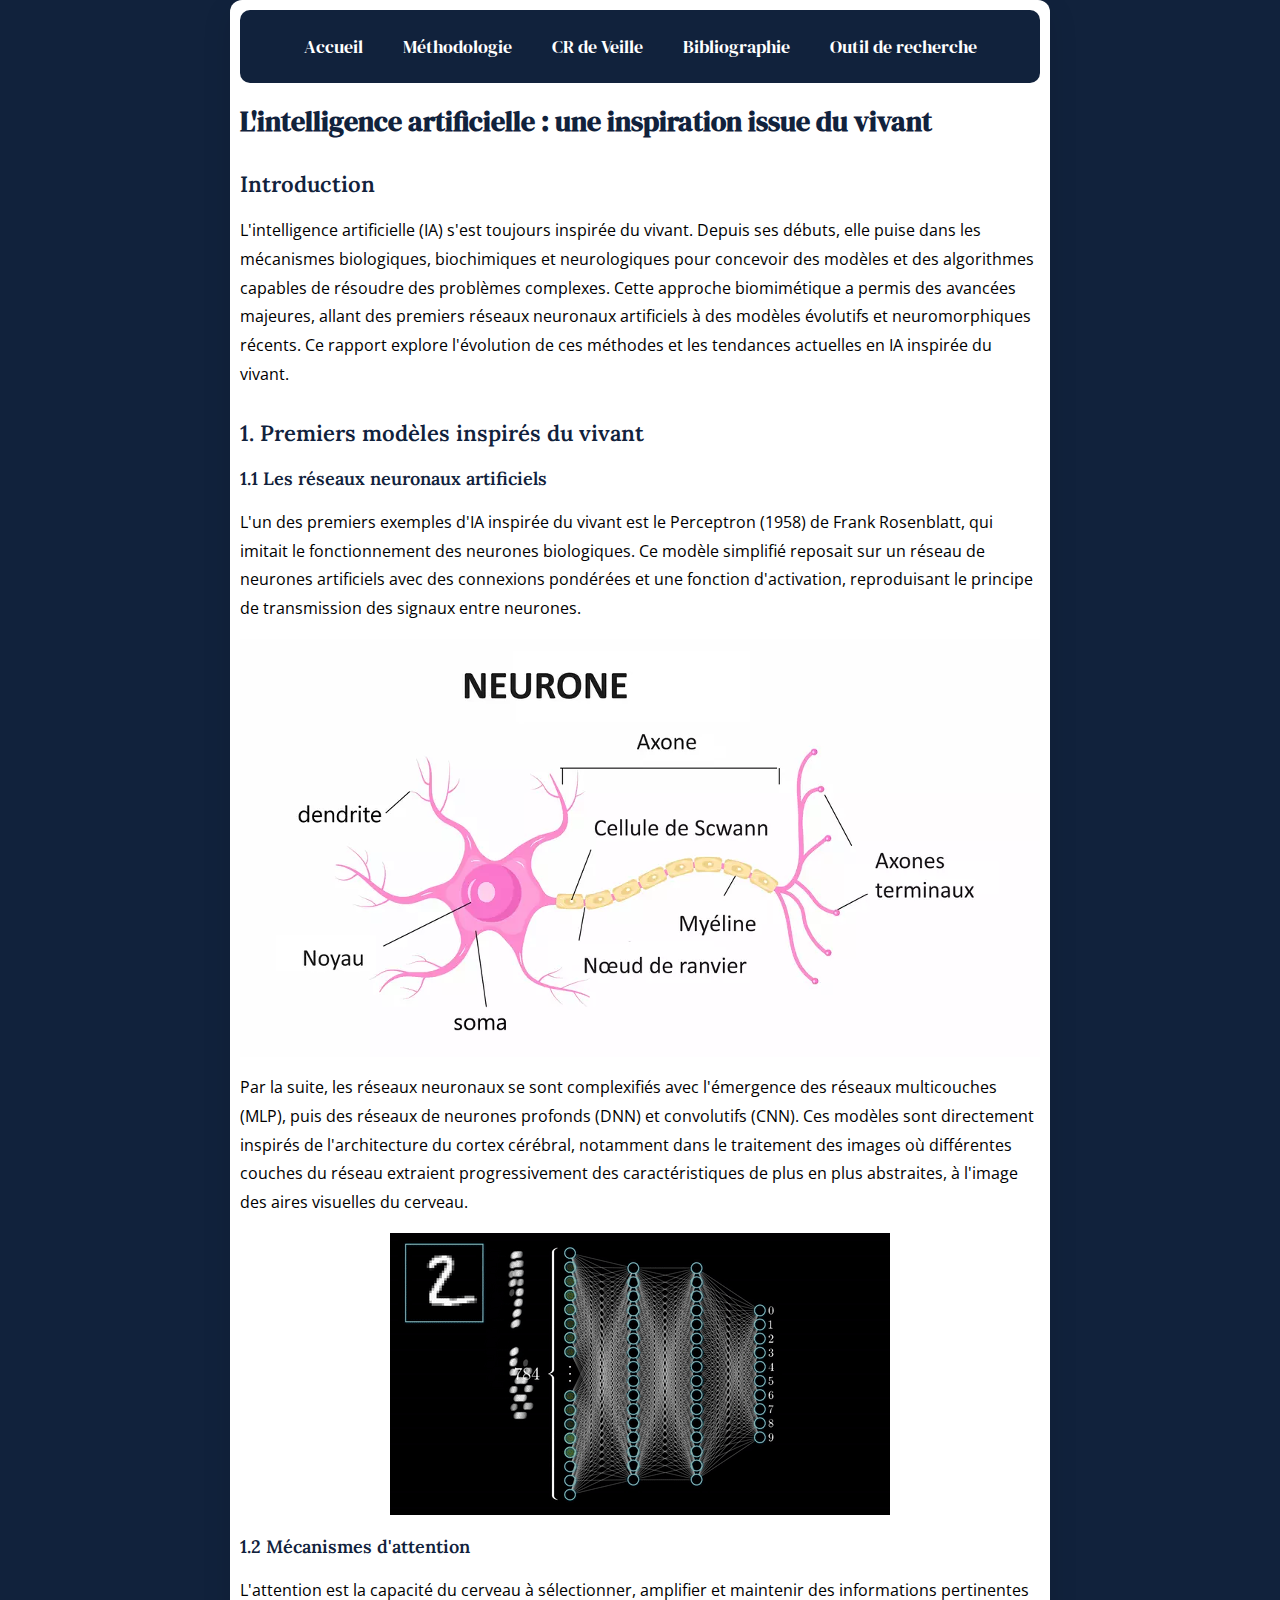
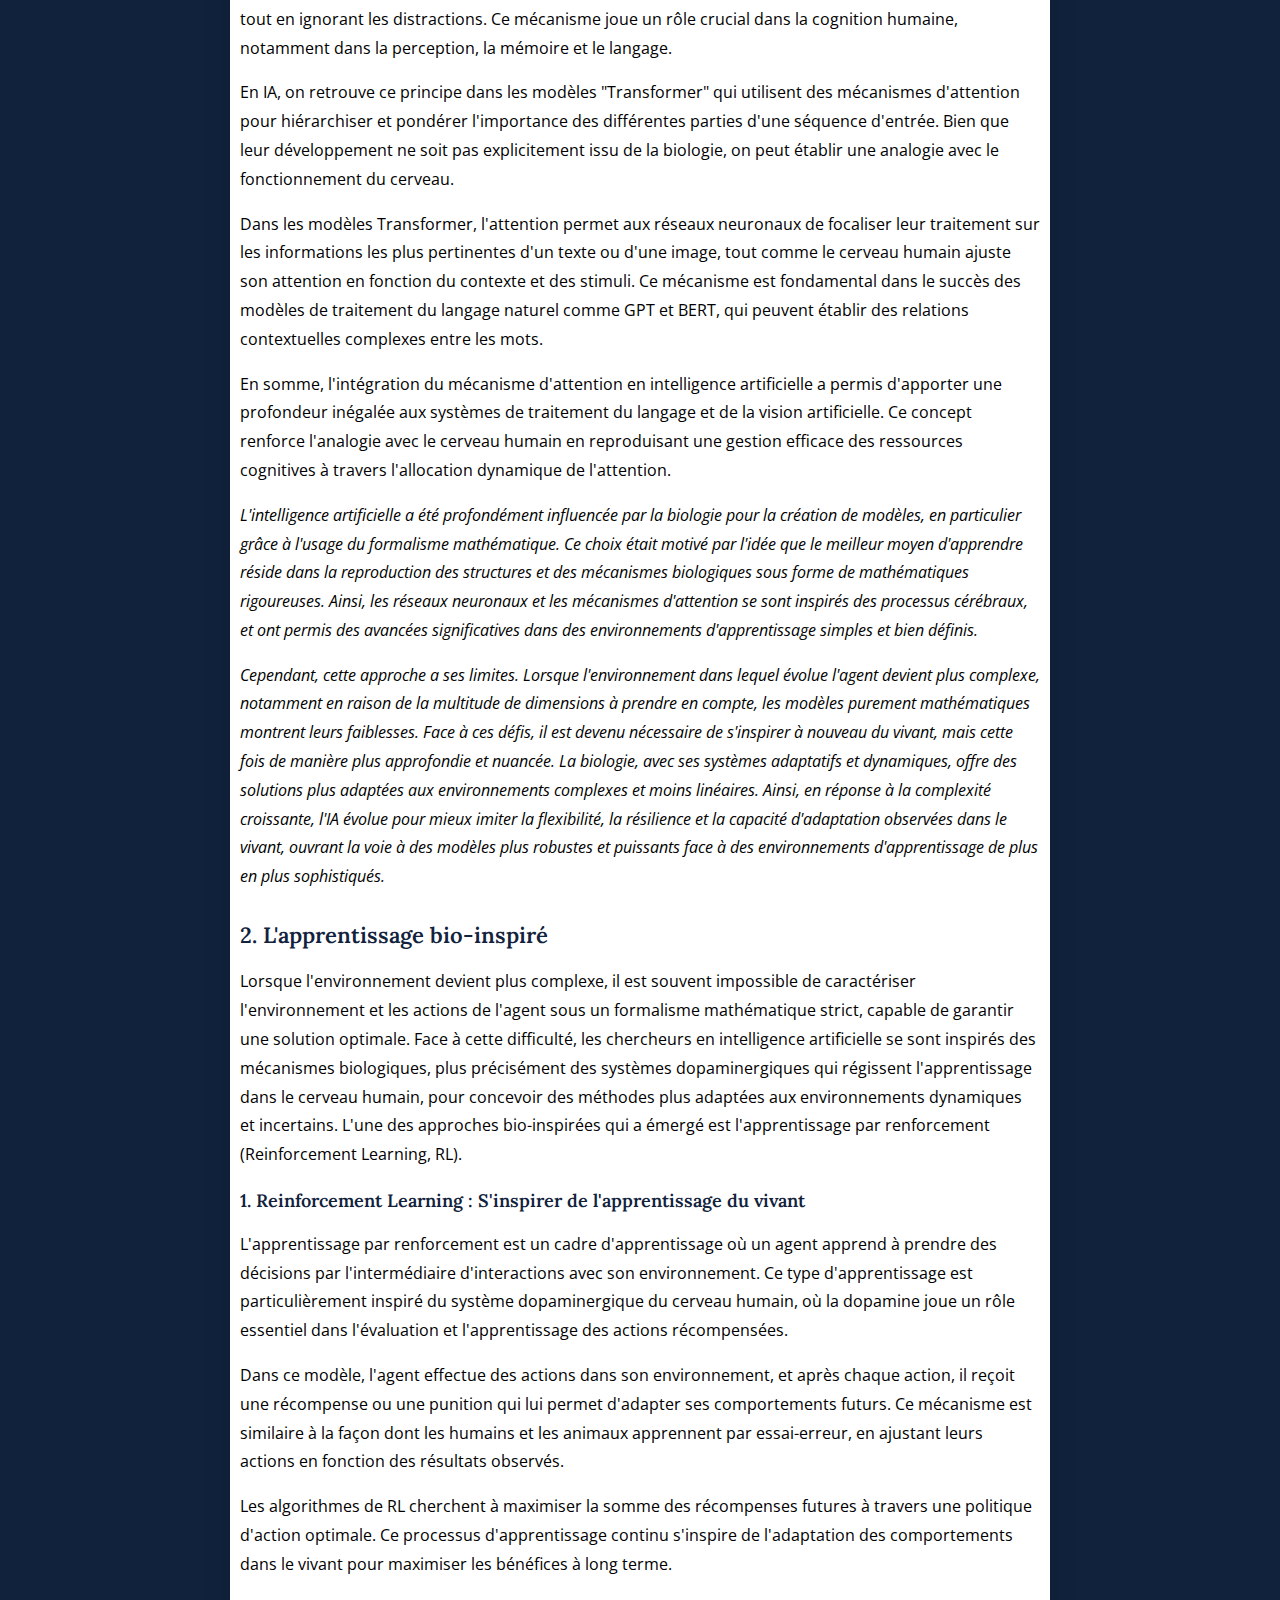
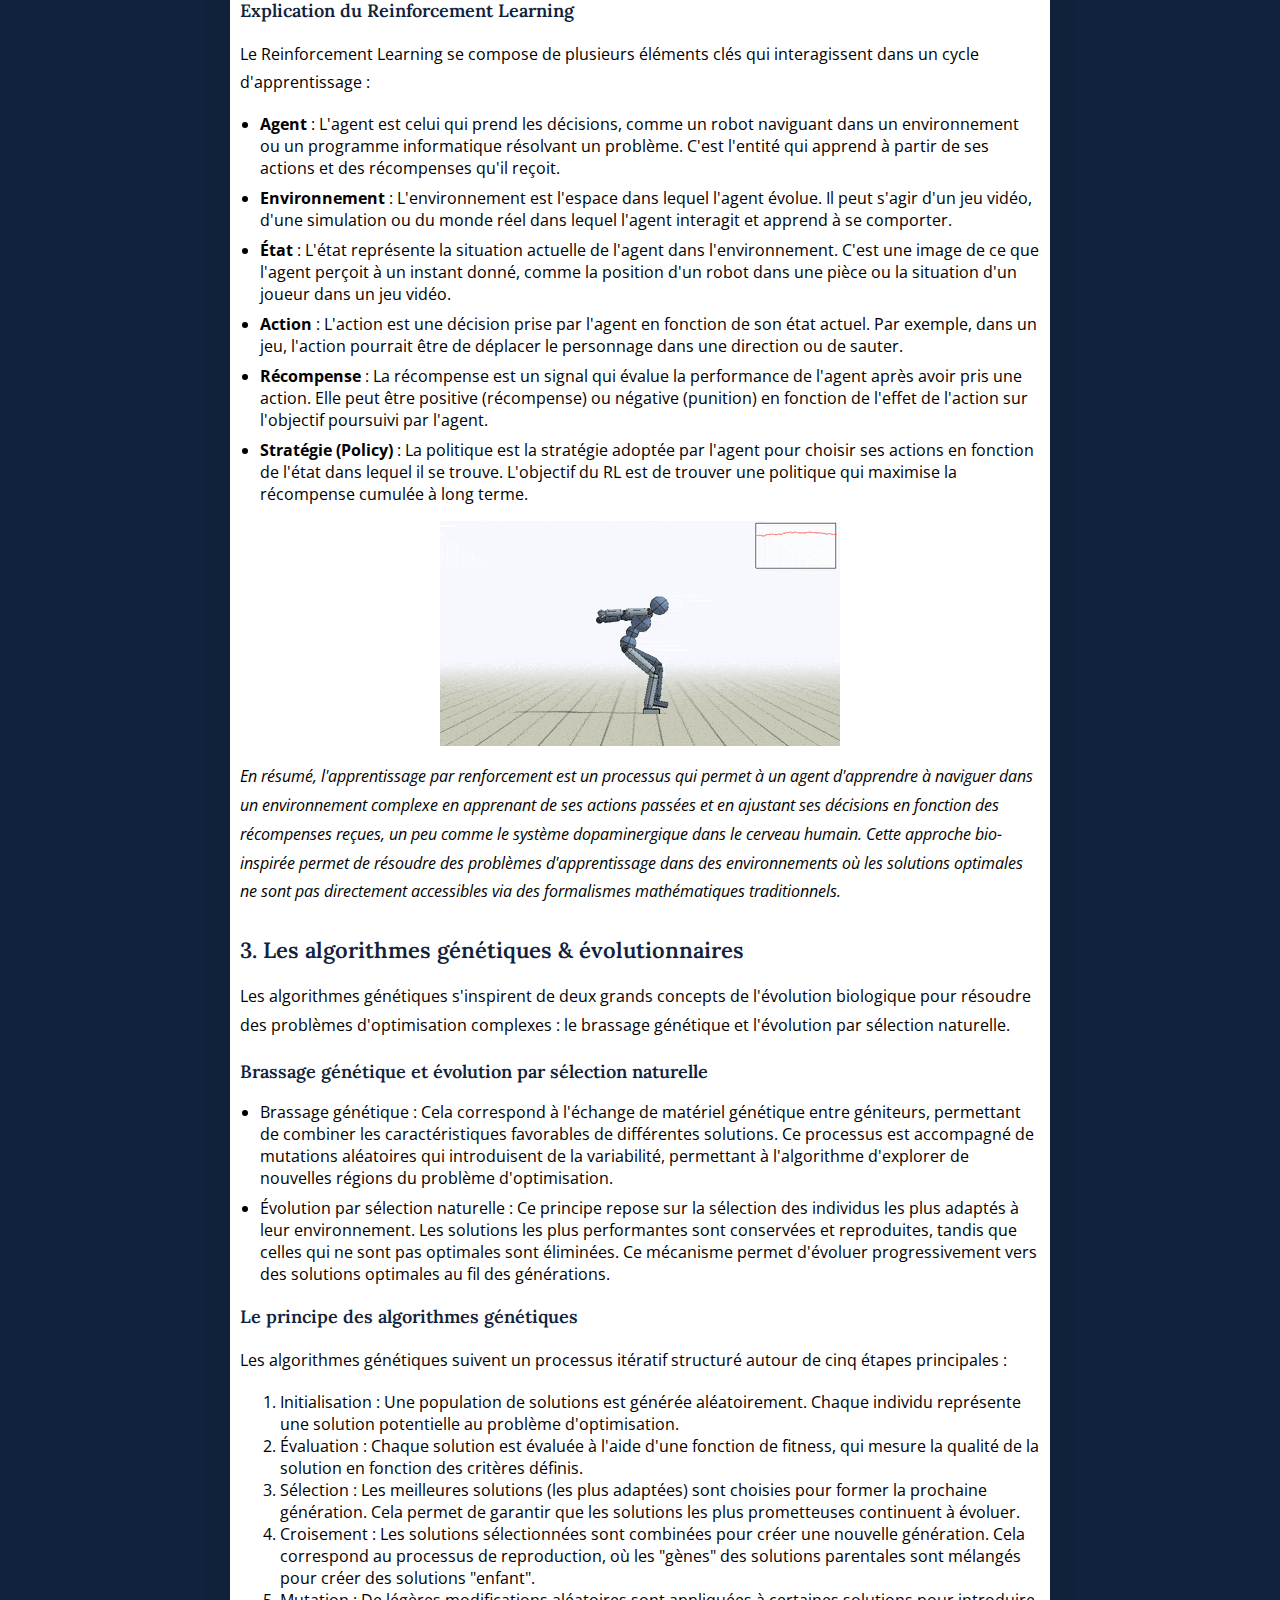
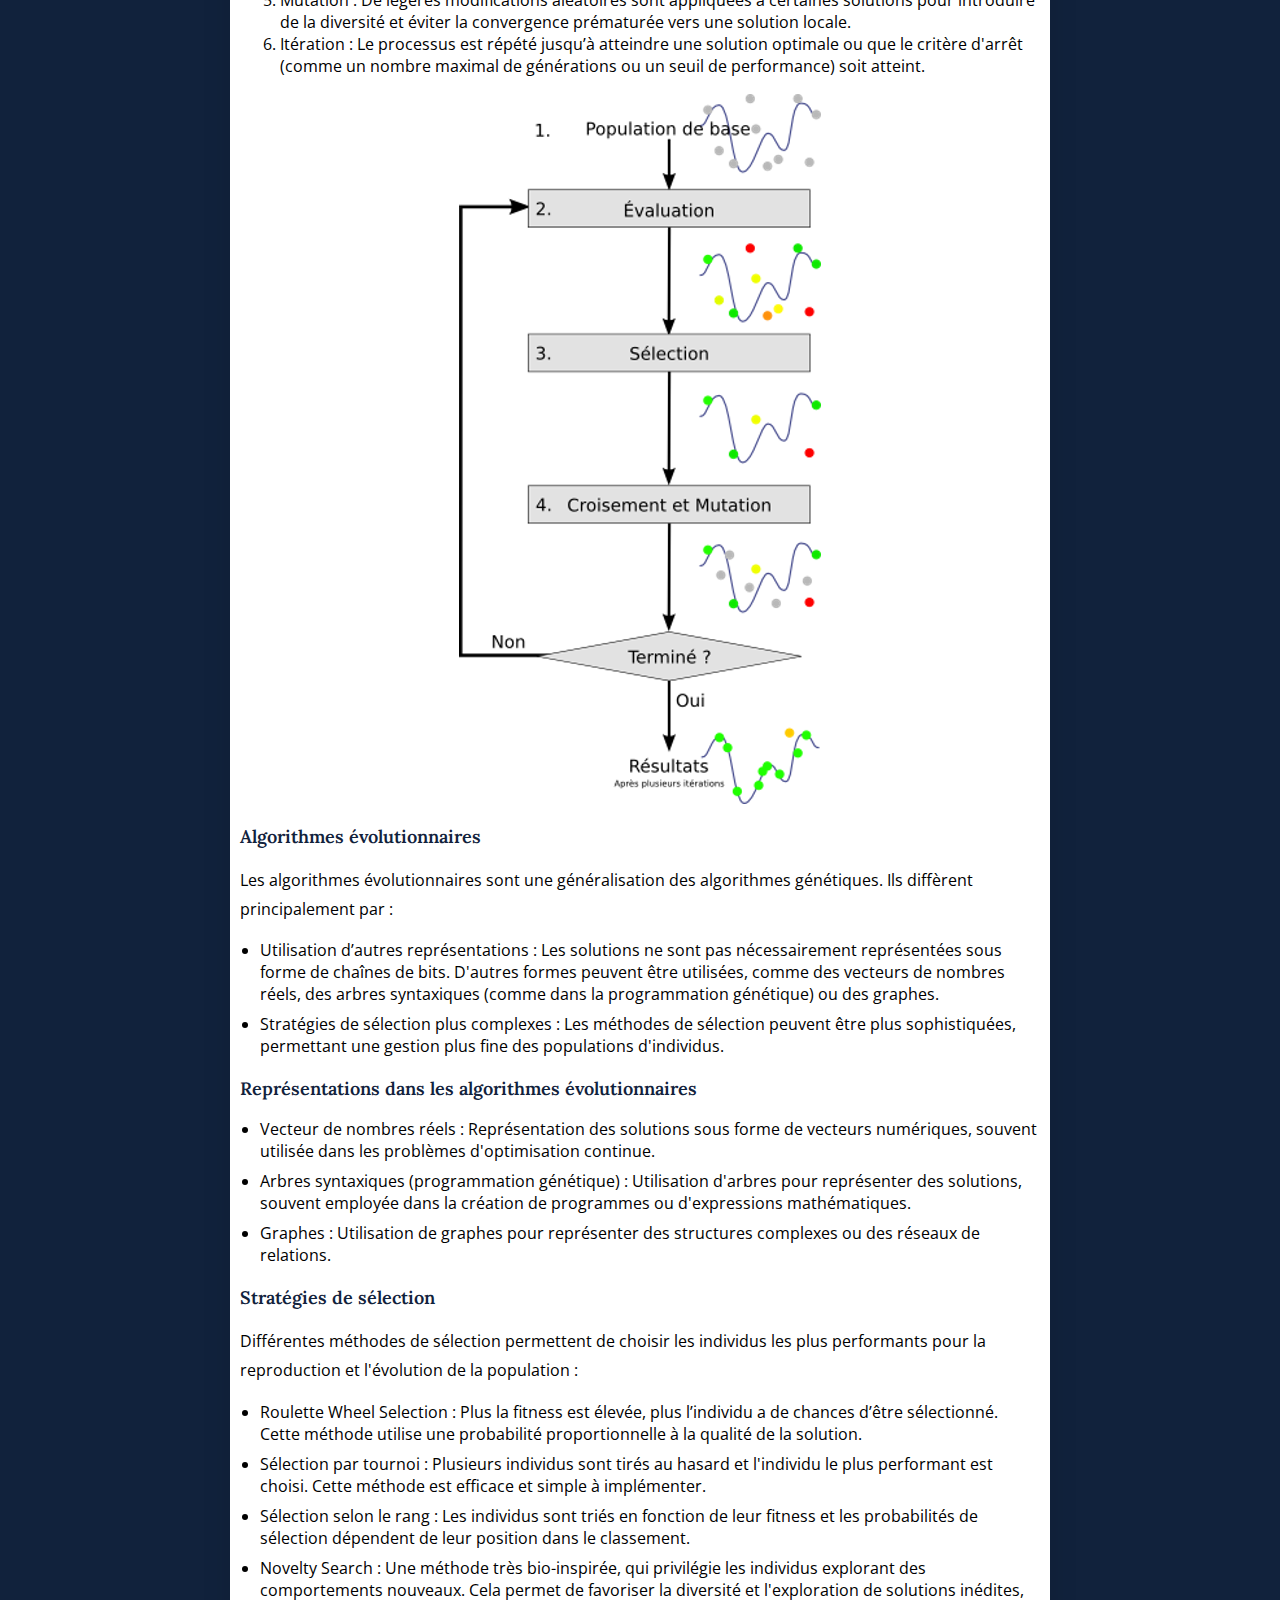
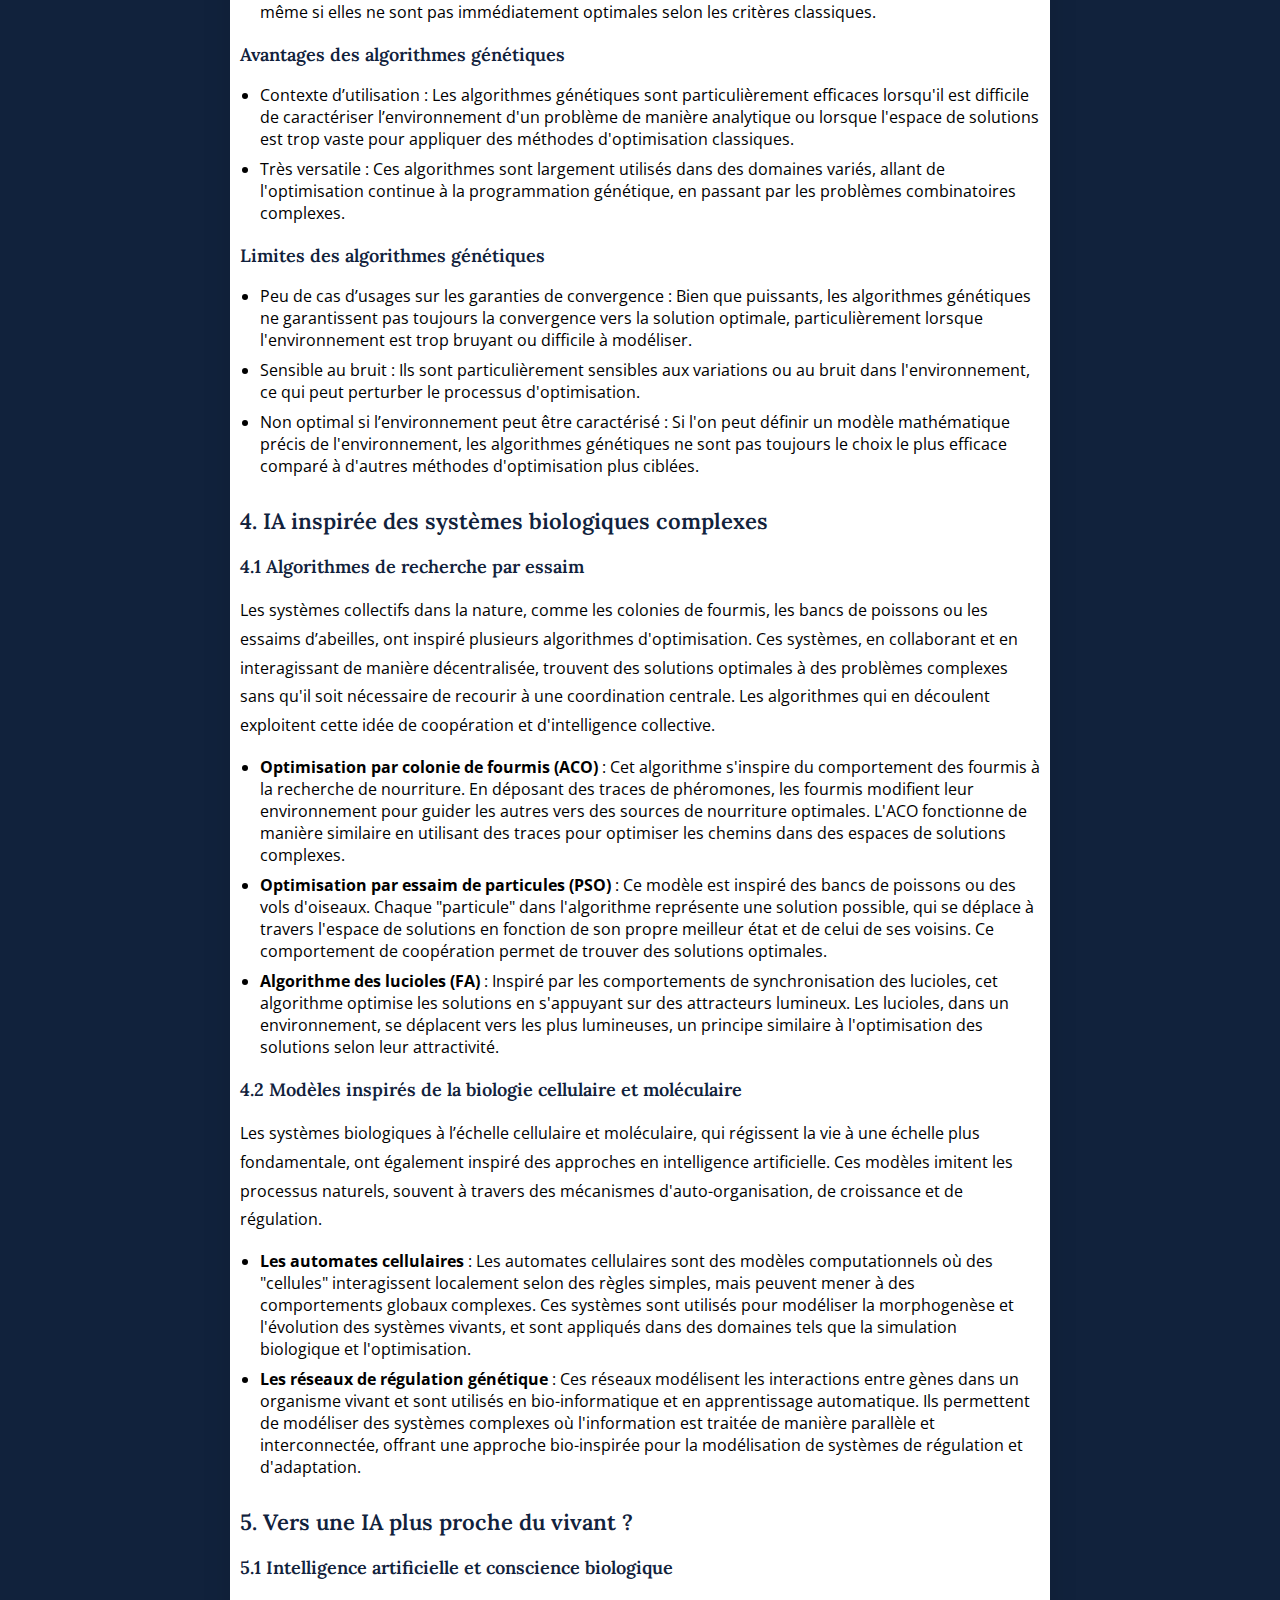
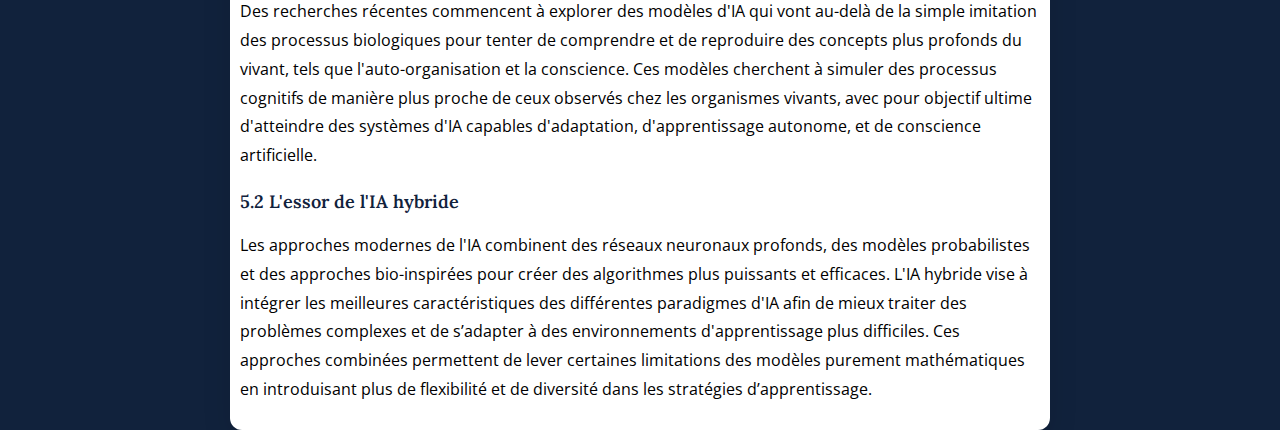
<file: veille.html>
<!DOCTYPE html>
<html lang="fr">
<head>
    <meta charset="UTF-8">
    <meta name="viewport" content="width=device-width, initial-scale=1.0">
    <title>IA Bio-Inspirée</title>
    <link rel="stylesheet" href="main_styles.css"
</head>
<body>
    <div class="container">
      <header>
        <nav>
            <a href="index.html">Accueil</a>
            <a href="metho.html">Méthodologie</a>
            <a href="veille.html">CR de Veille</a>
            <a href="biblio.html">Bibliographie</a>
            <a href="#">Outil de recherche</a>
        </nav>
        </header>
        <h1>L'intelligence artificielle : une inspiration issue du vivant</h1>

        <h2>Introduction</h2>
        <p>L'intelligence artificielle (IA) s'est toujours inspirée du vivant. Depuis ses débuts, elle puise dans les mécanismes biologiques, biochimiques et neurologiques pour concevoir des modèles et des algorithmes capables de résoudre des problèmes complexes. Cette approche biomimétique a permis des avancées majeures, allant des premiers réseaux neuronaux artificiels à des modèles évolutifs et neuromorphiques récents. Ce rapport explore l'évolution de ces méthodes et les tendances actuelles en IA inspirée du vivant.</p>
        
        <h2>1. Premiers modèles inspirés du vivant</h2>
        
        <h3>1.1 Les réseaux neuronaux artificiels</h3>
        <p>L'un des premiers exemples d'IA inspirée du vivant est le Perceptron (1958) de Frank Rosenblatt, qui imitait le fonctionnement des neurones biologiques. Ce modèle simplifié reposait sur un réseau de neurones artificiels avec des connexions pondérées et une fonction d'activation, reproduisant le principe de transmission des signaux entre neurones.</p>
        <img src="images/neuronebio.png" style="display: block; margin: auto;">
        <p>Par la suite, les réseaux neuronaux se sont complexifiés avec l'émergence des réseaux multicouches (MLP), puis des réseaux de neurones profonds (DNN) et convolutifs (CNN). Ces modèles sont directement inspirés de l'architecture du cortex cérébral, notamment dans le traitement des images où différentes couches du réseau extraient progressivement des caractéristiques de plus en plus abstraites, à l'image des aires visuelles du cerveau.</p>
        <img src="images/neuralnet.gif" style="display: block; margin: auto;">
        
        <h3>1.2 Mécanismes d'attention</h3>
        <p>L'attention est la capacité du cerveau à sélectionner, amplifier et maintenir des informations pertinentes tout en ignorant les distractions. Ce mécanisme joue un rôle crucial dans la cognition humaine, notamment dans la perception, la mémoire et le langage.</p>
        <p>En IA, on retrouve ce principe dans les modèles "Transformer" qui utilisent des mécanismes d'attention pour hiérarchiser et pondérer l'importance des différentes parties d'une séquence d'entrée. Bien que leur développement ne soit pas explicitement issu de la biologie, on peut établir une analogie avec le fonctionnement du cerveau.</p>
        <p>Dans les modèles Transformer, l'attention permet aux réseaux neuronaux de focaliser leur traitement sur les informations les plus pertinentes d'un texte ou d'une image, tout comme le cerveau humain ajuste son attention en fonction du contexte et des stimuli. Ce mécanisme est fondamental dans le succès des modèles de traitement du langage naturel comme GPT et BERT, qui peuvent établir des relations contextuelles complexes entre les mots.</p>
        <p>En somme, l'intégration du mécanisme d'attention en intelligence artificielle a permis d'apporter une profondeur inégalée aux systèmes de traitement du langage et de la vision artificielle. Ce concept renforce l'analogie avec le cerveau humain en reproduisant une gestion efficace des ressources cognitives à travers l'allocation dynamique de l'attention.</p>
        <p><em>L'intelligence artificielle a été profondément influencée par la biologie pour la création de modèles, en particulier grâce à l'usage du formalisme mathématique. Ce choix était motivé par l'idée que le meilleur moyen d'apprendre réside dans la reproduction des structures et des mécanismes biologiques sous forme de mathématiques rigoureuses. Ainsi, les réseaux neuronaux et les mécanismes d'attention se sont inspirés des processus cérébraux, et ont permis des avancées significatives dans des environnements d'apprentissage simples et bien définis.</em></p>
        <p><em>Cependant, cette approche a ses limites. Lorsque l'environnement dans lequel évolue l'agent devient plus complexe, notamment en raison de la multitude de dimensions à prendre en compte, les modèles purement mathématiques montrent leurs faiblesses. Face à ces défis, il est devenu nécessaire de s'inspirer à nouveau du vivant, mais cette fois de manière plus approfondie et nuancée. La biologie, avec ses systèmes adaptatifs et dynamiques, offre des solutions plus adaptées aux environnements complexes et moins linéaires. Ainsi, en réponse à la complexité croissante, l'IA évolue pour mieux imiter la flexibilité, la résilience et la capacité d'adaptation observées dans le vivant, ouvrant la voie à des modèles plus robustes et puissants face à des environnements d'apprentissage de plus en plus sophistiqués.</em></p>

        <h2>2. L'apprentissage bio-inspiré</h2>
        <p>Lorsque l'environnement devient plus complexe, il est souvent impossible de caractériser l'environnement et les actions de l'agent sous un formalisme mathématique strict, capable de garantir une solution optimale. Face à cette difficulté, les chercheurs en intelligence artificielle se sont inspirés des mécanismes biologiques, plus précisément des systèmes dopaminergiques qui régissent l'apprentissage dans le cerveau humain, pour concevoir des méthodes plus adaptées aux environnements dynamiques et incertains. L'une des approches bio-inspirées qui a émergé est l'apprentissage par renforcement (Reinforcement Learning, RL).</p>

        <h3>1. Reinforcement Learning : S'inspirer de l'apprentissage du vivant</h3>
        <p>L'apprentissage par renforcement est un cadre d'apprentissage où un agent apprend à prendre des décisions par l'intermédiaire d'interactions avec son environnement. Ce type d'apprentissage est particulièrement inspiré du système dopaminergique du cerveau humain, où la dopamine joue un rôle essentiel dans l'évaluation et l'apprentissage des actions récompensées.</p>
        <p>Dans ce modèle, l'agent effectue des actions dans son environnement, et après chaque action, il reçoit une récompense ou une punition qui lui permet d'adapter ses comportements futurs. Ce mécanisme est similaire à la façon dont les humains et les animaux apprennent par essai-erreur, en ajustant leurs actions en fonction des résultats observés.</p>
        <p>Les algorithmes de RL cherchent à maximiser la somme des récompenses futures à travers une politique d'action optimale. Ce processus d'apprentissage continu s'inspire de l'adaptation des comportements dans le vivant pour maximiser les bénéfices à long terme.</p>

        <h3>Explication du Reinforcement Learning</h3>
        <p>Le Reinforcement Learning se compose de plusieurs éléments clés qui interagissent dans un cycle d'apprentissage : </p>

        <ul>
        <li><strong>Agent</strong> : L'agent est celui qui prend les décisions, comme un robot naviguant dans un environnement ou un programme informatique résolvant un problème. C'est l'entité qui apprend à partir de ses actions et des récompenses qu'il reçoit.</li>
        <li><strong>Environnement</strong> : L'environnement est l'espace dans lequel l'agent évolue. Il peut s'agir d'un jeu vidéo, d'une simulation ou du monde réel dans lequel l'agent interagit et apprend à se comporter.</li>
        <li><strong>État</strong> : L'état représente la situation actuelle de l'agent dans l'environnement. C'est une image de ce que l'agent perçoit à un instant donné, comme la position d'un robot dans une pièce ou la situation d'un joueur dans un jeu vidéo.</li>
        <li><strong>Action</strong> : L'action est une décision prise par l'agent en fonction de son état actuel. Par exemple, dans un jeu, l'action pourrait être de déplacer le personnage dans une direction ou de sauter.</li>
        <li><strong>Récompense</strong> : La récompense est un signal qui évalue la performance de l'agent après avoir pris une action. Elle peut être positive (récompense) ou négative (punition) en fonction de l'effet de l'action sur l'objectif poursuivi par l'agent.</li>
        <li><strong>Stratégie (Policy)</strong> : La politique est la stratégie adoptée par l'agent pour choisir ses actions en fonction de l'état dans lequel il se trouve. L'objectif du RL est de trouver une politique qui maximise la récompense cumulée à long terme.</li>
        </ul>
        <img src="images/backflip.gif" style="display: block; margin: auto;">
        <p><em>En résumé, l'apprentissage par renforcement est un processus qui permet à un agent d'apprendre à naviguer dans un environnement complexe en apprenant de ses actions passées et en ajustant ses décisions en fonction des récompenses reçues, un peu comme le système dopaminergique dans le cerveau humain. Cette approche bio-inspirée permet de résoudre des problèmes d'apprentissage dans des environnements où les solutions optimales ne sont pas directement accessibles via des formalismes mathématiques traditionnels.</em></p>

        <h2>3. Les algorithmes génétiques & évolutionnaires</h2>
        <p>Les algorithmes génétiques s'inspirent de deux grands concepts de l'évolution biologique pour résoudre des problèmes d'optimisation complexes : le brassage génétique et l'évolution par sélection naturelle.</p>

        <h3>Brassage génétique et évolution par sélection naturelle</h3>
        <ul>
        <li>Brassage génétique : Cela correspond à l'échange de matériel génétique entre géniteurs, permettant de combiner les caractéristiques favorables de différentes solutions. Ce processus est accompagné de mutations aléatoires qui introduisent de la variabilité, permettant à l'algorithme d'explorer de nouvelles régions du problème d'optimisation.</li>
        <li>Évolution par sélection naturelle : Ce principe repose sur la sélection des individus les plus adaptés à leur environnement. Les solutions les plus performantes sont conservées et reproduites, tandis que celles qui ne sont pas optimales sont éliminées. Ce mécanisme permet d'évoluer progressivement vers des solutions optimales au fil des générations.</li>
        </ul>

        <h3>Le principe des algorithmes génétiques</h3>
        <p>Les algorithmes génétiques suivent un processus itératif structuré autour de cinq étapes principales :</p>

        <ol>
        <li>Initialisation : Une population de solutions est générée aléatoirement. Chaque individu représente une solution potentielle au problème d'optimisation.</li>
        <li>Évaluation : Chaque solution est évaluée à l'aide d'une fonction de fitness, qui mesure la qualité de la solution en fonction des critères définis.</li>
        <li>Sélection : Les meilleures solutions (les plus adaptées) sont choisies pour former la prochaine génération. Cela permet de garantir que les solutions les plus prometteuses continuent à évoluer.</li>
        <li>Croisement : Les solutions sélectionnées sont combinées pour créer une nouvelle génération. Cela correspond au processus de reproduction, où les "gènes" des solutions parentales sont mélangés pour créer des solutions "enfant".</li>
        <li>Mutation : De légères modifications aléatoires sont appliquées à certaines solutions pour introduire de la diversité et éviter la convergence prématurée vers une solution locale.</li>
            <li>Itération : Le processus est répété jusqu’à atteindre une solution optimale ou que le critère d'arrêt (comme un nombre maximal de générations ou un seuil de performance) soit atteint.</li>
        </ol>
	<img src="images/algogen.png" style="display: block; margin: auto;">
        <h3>Algorithmes évolutionnaires</h3>
        <p>Les algorithmes évolutionnaires sont une généralisation des algorithmes génétiques. Ils diffèrent principalement par :</p>
        <ul>
        <li>Utilisation d’autres représentations : Les solutions ne sont pas nécessairement représentées sous forme de chaînes de bits. D'autres formes peuvent être utilisées, comme des vecteurs de nombres réels, des arbres syntaxiques (comme dans la programmation génétique) ou des graphes.</li>
        <li>Stratégies de sélection plus complexes : Les méthodes de sélection peuvent être plus sophistiquées, permettant une gestion plus fine des populations d'individus.</li>
        </ul>

        <h3>Représentations dans les algorithmes évolutionnaires</h3>
        <ul>
        <li>Vecteur de nombres réels : Représentation des solutions sous forme de vecteurs numériques, souvent utilisée dans les problèmes d'optimisation continue.</li>
        <li>Arbres syntaxiques (programmation génétique) : Utilisation d'arbres pour représenter des solutions, souvent employée dans la création de programmes ou d'expressions mathématiques.</li>
        <li>Graphes : Utilisation de graphes pour représenter des structures complexes ou des réseaux de relations.</li>
        </ul>

        <h3>Stratégies de sélection</h3>
        <p>Différentes méthodes de sélection permettent de choisir les individus les plus performants pour la reproduction et l'évolution de la population :</p>
        <ul>
        <li>Roulette Wheel Selection : Plus la fitness est élevée, plus l’individu a de chances d’être sélectionné. Cette méthode utilise une probabilité proportionnelle à la qualité de la solution.</li>
        <li>Sélection par tournoi : Plusieurs individus sont tirés au hasard et l'individu le plus performant est choisi. Cette méthode est efficace et simple à implémenter.</li>
        <li>Sélection selon le rang : Les individus sont triés en fonction de leur fitness et les probabilités de sélection dépendent de leur position dans le classement.</li>
        <li>Novelty Search : Une méthode très bio-inspirée, qui privilégie les individus explorant des comportements nouveaux. Cela permet de favoriser la diversité et l'exploration de solutions inédites, même si elles ne sont pas immédiatement optimales selon les critères classiques.</li>
        </ul>

        <h3>Avantages des algorithmes génétiques</h3>
        <ul>
        <li>Contexte d’utilisation : Les algorithmes génétiques sont particulièrement efficaces lorsqu'il est difficile de caractériser l’environnement d'un problème de manière analytique ou lorsque l'espace de solutions est trop vaste pour appliquer des méthodes d'optimisation classiques.</li>
        <li>Très versatile : Ces algorithmes sont largement utilisés dans des domaines variés, allant de l'optimisation continue à la programmation génétique, en passant par les problèmes combinatoires complexes.</li>
        </ul>

        <h3>Limites des algorithmes génétiques</h3>
        <ul>
        <li>Peu de cas d’usages sur les garanties de convergence : Bien que puissants, les algorithmes génétiques ne garantissent pas toujours la convergence vers la solution optimale, particulièrement lorsque l'environnement est trop bruyant ou difficile à modéliser.</li>
        <li>Sensible au bruit : Ils sont particulièrement sensibles aux variations ou au bruit dans l'environnement, ce qui peut perturber le processus d'optimisation.</li>
        <li>Non optimal si l’environnement peut être caractérisé : Si l'on peut définir un modèle mathématique précis de l'environnement, les algorithmes génétiques ne sont pas toujours le choix le plus efficace comparé à d'autres méthodes d'optimisation plus ciblées.</li>
        </ul>

        <h2>4. IA inspirée des systèmes biologiques complexes</h2>

        <h3>4.1 Algorithmes de recherche par essaim</h3>
        <p>Les systèmes collectifs dans la nature, comme les colonies de fourmis, les bancs de poissons ou les essaims d’abeilles, ont inspiré plusieurs algorithmes d'optimisation. Ces systèmes, en collaborant et en interagissant de manière décentralisée, trouvent des solutions optimales à des problèmes complexes sans qu'il soit nécessaire de recourir à une coordination centrale. Les algorithmes qui en découlent exploitent cette idée de coopération et d'intelligence collective.</p>
        
        <ul>
          <li><strong>Optimisation par colonie de fourmis (ACO)</strong> : Cet algorithme s'inspire du comportement des fourmis à la recherche de nourriture. En déposant des traces de phéromones, les fourmis modifient leur environnement pour guider les autres vers des sources de nourriture optimales. L'ACO fonctionne de manière similaire en utilisant des traces pour optimiser les chemins dans des espaces de solutions complexes.</li>
          <li><strong>Optimisation par essaim de particules (PSO)</strong> : Ce modèle est inspiré des bancs de poissons ou des vols d'oiseaux. Chaque "particule" dans l'algorithme représente une solution possible, qui se déplace à travers l'espace de solutions en fonction de son propre meilleur état et de celui de ses voisins. Ce comportement de coopération permet de trouver des solutions optimales.</li>
          <li><strong>Algorithme des lucioles (FA)</strong> : Inspiré par les comportements de synchronisation des lucioles, cet algorithme optimise les solutions en s'appuyant sur des attracteurs lumineux. Les lucioles, dans un environnement, se déplacent vers les plus lumineuses, un principe similaire à l'optimisation des solutions selon leur attractivité.</li>
        </ul>
        
        <h3>4.2 Modèles inspirés de la biologie cellulaire et moléculaire</h3>
        <p>Les systèmes biologiques à l’échelle cellulaire et moléculaire, qui régissent la vie à une échelle plus fondamentale, ont également inspiré des approches en intelligence artificielle. Ces modèles imitent les processus naturels, souvent à travers des mécanismes d'auto-organisation, de croissance et de régulation.</p>
        
        <ul>
          <li><strong>Les automates cellulaires</strong> : Les automates cellulaires sont des modèles computationnels où des "cellules" interagissent localement selon des règles simples, mais peuvent mener à des comportements globaux complexes. Ces systèmes sont utilisés pour modéliser la morphogenèse et l'évolution des systèmes vivants, et sont appliqués dans des domaines tels que la simulation biologique et l'optimisation.</li>
          <li><strong>Les réseaux de régulation génétique</strong> : Ces réseaux modélisent les interactions entre gènes dans un organisme vivant et sont utilisés en bio-informatique et en apprentissage automatique. Ils permettent de modéliser des systèmes complexes où l'information est traitée de manière parallèle et interconnectée, offrant une approche bio-inspirée pour la modélisation de systèmes de régulation et d'adaptation.</li>
        </ul>
        
        <h2>5. Vers une IA plus proche du vivant ?</h2>
        
        <h3>5.1 Intelligence artificielle et conscience biologique</h3>
        <p>Des recherches récentes commencent à explorer des modèles d'IA qui vont au-delà de la simple imitation des processus biologiques pour tenter de comprendre et de reproduire des concepts plus profonds du vivant, tels que l'auto-organisation et la conscience. Ces modèles cherchent à simuler des processus cognitifs de manière plus proche de ceux observés chez les organismes vivants, avec pour objectif ultime d'atteindre des systèmes d'IA capables d'adaptation, d'apprentissage autonome, et de conscience artificielle.</p>
        
        <h3>5.2 L'essor de l'IA hybride</h3>
        <p>Les approches modernes de l'IA combinent des réseaux neuronaux profonds, des modèles probabilistes et des approches bio-inspirées pour créer des algorithmes plus puissants et efficaces. L'IA hybride vise à intégrer les meilleures caractéristiques des différentes paradigmes d'IA afin de mieux traiter des problèmes complexes et de s’adapter à des environnements d'apprentissage plus difficiles. Ces approches combinées permettent de lever certaines limitations des modèles purement mathématiques en introduisant plus de flexibilité et de diversité dans les stratégies d’apprentissage.</p>
    </div>


</body>
</html>
</file>
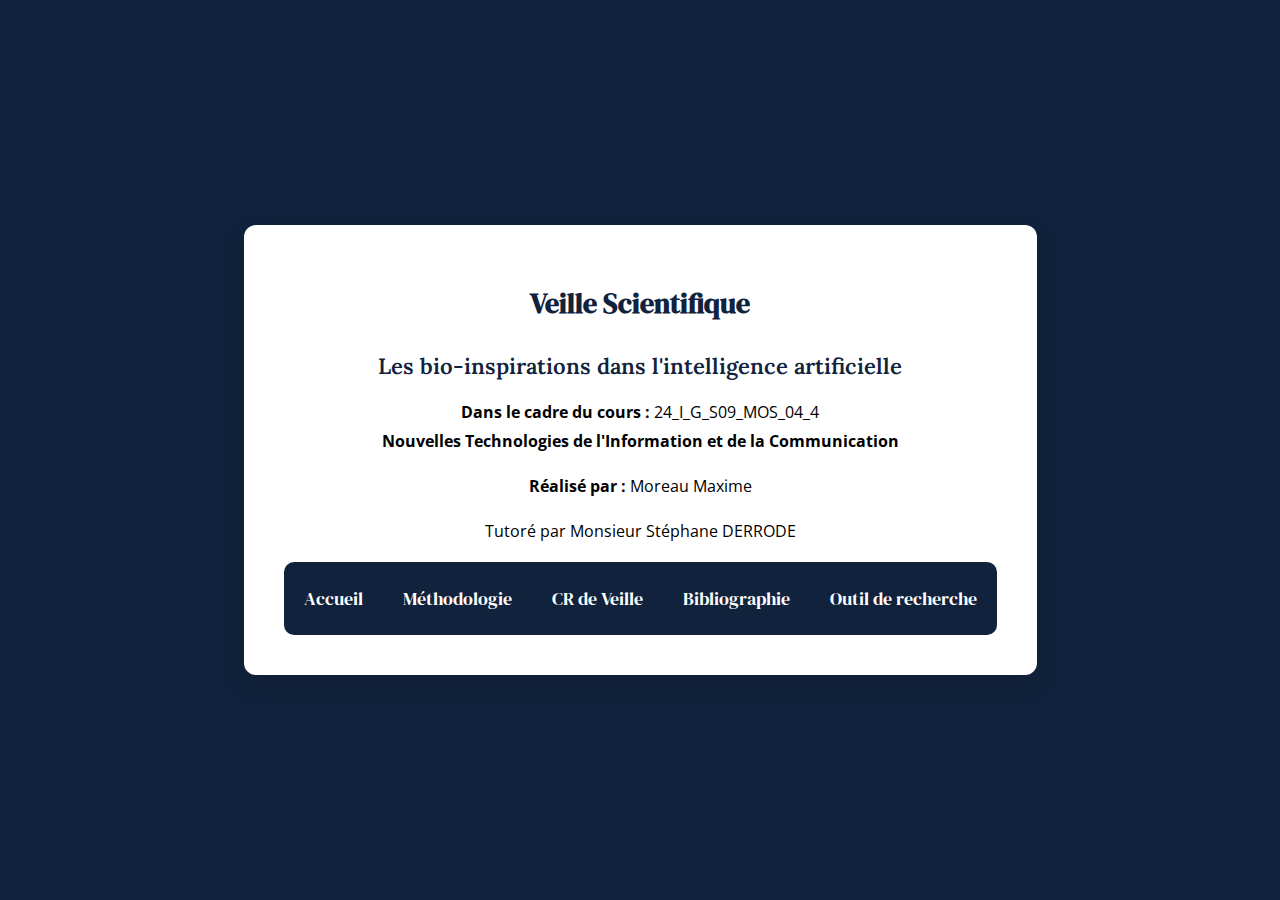
<file: static/accueil.html>
<!DOCTYPE html>
<html lang="fr">
<head>
    <meta charset="UTF-8">
    <meta name="viewport" content="width=device-width, initial-scale=1.0">
    <title>Présentation - Veille Scientifique</title>
    <link rel="stylesheet" href="https://fonts.googleapis.com/css2?family=Inter:wght@300;400;600&display=swap">
    <link rel="stylesheet" href="https://fonts.googleapis.com/css2?family=DM+Serif+Display:ital@0;1&family=Lora:ital,wght@0,400..700;1,400..700&family=Open+Sans:ital,wght@0,300..800;1,300..800&display=swap">
    <style>
        body {
            font-family: "Open Sans", sans-serif;
            background-color: #11223c;
            color: #000000;
            margin: 0;
            padding: 0;
            display: flex;
            justify-content: center;
            align-items: center;
            min-height: 100vh;
        }

        .container {
            max-width: 800px;
            background: white;
            padding: 40px;
            border-radius: 12px;
            box-shadow: 0 10px 30px rgba(0, 0, 0, 0.1);
            text-align: center;
        }

        h1 {
            font-family: "DM Serif Display", serif;
            font-size: 28px;
            font-weight: 600;
            color: #11223c;
            margin-bottom: 20px;
        }

        h2 {
            font-family: "Lora", serif;
            font-size: 22px;
            font-weight: 600;
            color: #11223c;
            margin-top: 30px;
        }

        p {
            line-height: 1.8;
            font-size: 16px;
            color: #000000;
        }

        @media (max-width: 768px) {
            .container {
                width: 90%;
                padding: 20px;
            }
        }

        header {
            background-color: #11223c;
            font-family: "DM Serif Display", serif;
            padding: 10px 0;
            text-align: center;
            border-radius: 10px;
        }

        nav {
            display: flex;
            justify-content: center;
        }

        nav a {
            color: white;
            text-decoration: none;
            padding: 14px 20px;
            font-size: 18px;
        }

        nav a:hover {
            text-decoration: underline;
        }
        .button {
            display: inline-block;
            padding: 12px 24px;
            background-color: #11223c;
            color: white;
            text-decoration: none;
            font-size: 18px;
            font-weight: 600;
            border-radius: 8px;
            transition: background 0.3s ease;
        }

        .button:hover {
            background-color: #0d1a2b;
        }
    </style>
</head>
<body>

<div class="container">
    <h1>Veille Scientifique</h1>
    <h2>Les bio-inspirations dans l'intelligence artificielle</h2>
    <p><strong>Dans le cadre du cours :</strong> 24_I_G_S09_MOS_04_4<br> 
       <strong>Nouvelles Technologies de l'Information et de la Communication</strong></p>
    <p><strong>Réalisé par :</strong> Moreau Maxime</p>
    <p>Tutoré par Monsieur Stéphane DERRODE</p>
    <header>
        <nav>
            <a href="accueil.html">Accueil</a>
            <a href="metho.html">Méthodologie</a>
            <a href="veille.html">CR de Veille</a>
            <a href="biblio.html">Bibliographie</a>
            <a href="#">Outil de recherche</a>
        </nav>
    </header>
</div>

</body>
</html>
</file>
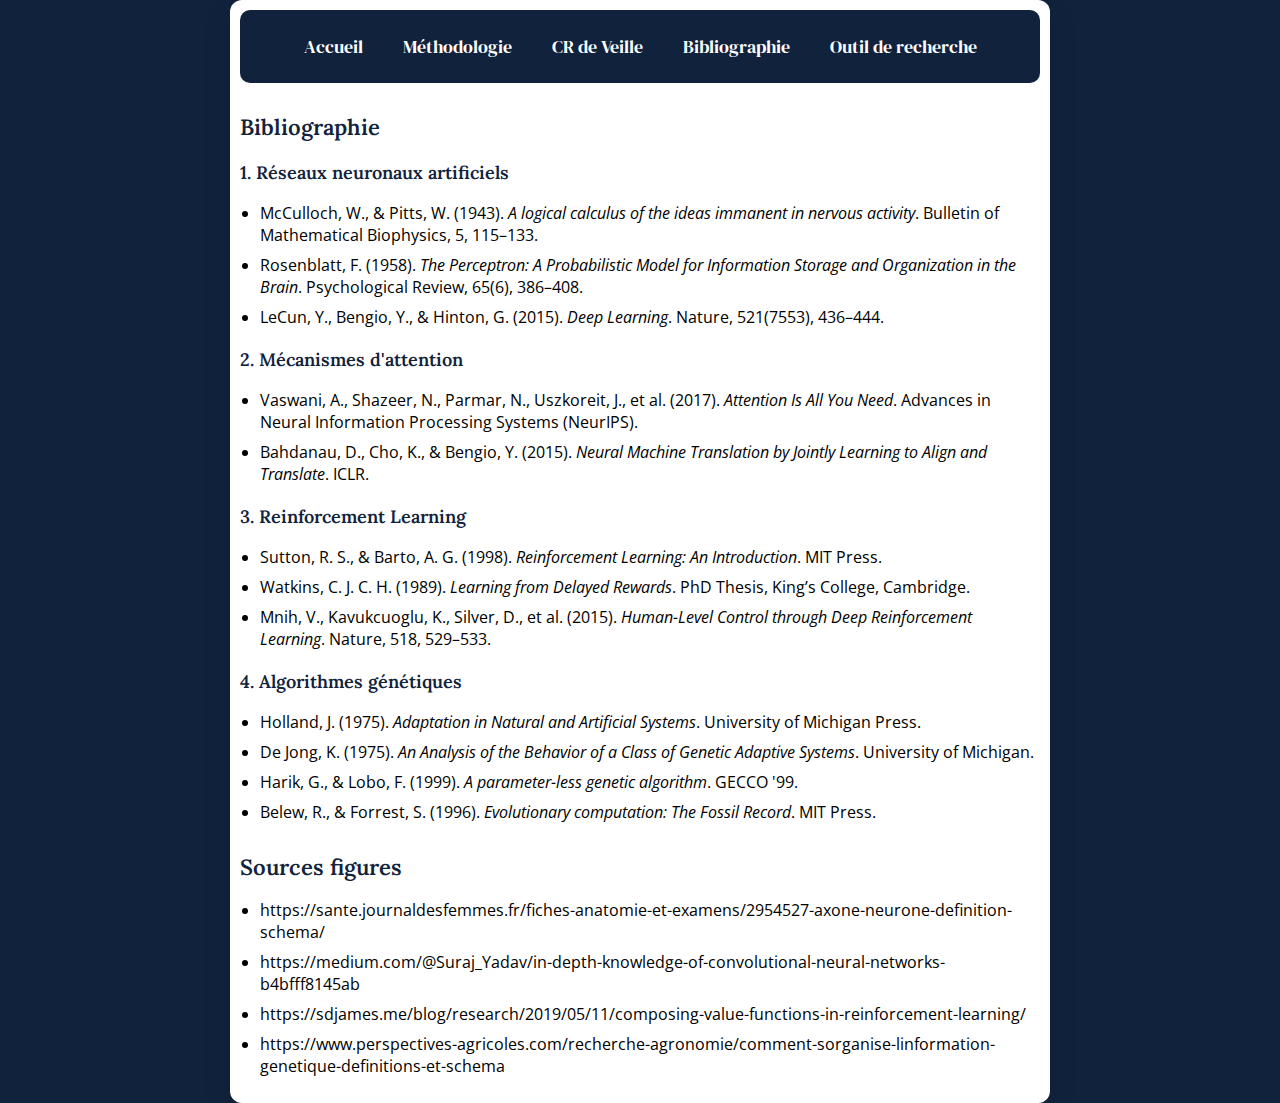
<file: static/biblio.html>
<!DOCTYPE html>
<html lang="fr">
<head>
    <meta charset="UTF-8">
    <meta name="viewport" content="width=device-width, initial-scale=1.0">
    <title>Résultats de recherche</title>
    <link rel="stylesheet" href="main_styles.css">
</head>
<body>

    <div class="container">
        <header>
            <nav>
                <a href="accueil.html">Accueil</a>
                <a href="metho.html">Méthodologie</a>
                <a href="veille.html">CR de Veille</a>
                <a href="biblio.html">Bibliographie</a>
                <a href="#">Outil de recherche</a>
            </nav>
        </header>
        <h2>Bibliographie</h2>

        <h3>1. Réseaux neuronaux artificiels</h3>
        <ul>
            <li>McCulloch, W., & Pitts, W. (1943). <i>A logical calculus of the ideas immanent in nervous activity</i>. Bulletin of Mathematical Biophysics, 5, 115–133.</li>
            <li>Rosenblatt, F. (1958). <i>The Perceptron: A Probabilistic Model for Information Storage and Organization in the Brain</i>. Psychological Review, 65(6), 386–408.</li>
            <li>LeCun, Y., Bengio, Y., & Hinton, G. (2015). <i>Deep Learning</i>. Nature, 521(7553), 436–444.</li>
        </ul>
        
        <h3>2. Mécanismes d'attention</h3>
        <ul>
            <li>Vaswani, A., Shazeer, N., Parmar, N., Uszkoreit, J., et al. (2017). <i>Attention Is All You Need</i>. Advances in Neural Information Processing Systems (NeurIPS).</li>
            <li>Bahdanau, D., Cho, K., & Bengio, Y. (2015). <i>Neural Machine Translation by Jointly Learning to Align and Translate</i>. ICLR.</li>
        </ul>
        
        <h3>3. Reinforcement Learning</h3>
        <ul>
            <li>Sutton, R. S., & Barto, A. G. (1998). <i>Reinforcement Learning: An Introduction</i>. MIT Press.</li>
            <li>Watkins, C. J. C. H. (1989). <i>Learning from Delayed Rewards</i>. PhD Thesis, King’s College, Cambridge.</li>
            <li>Mnih, V., Kavukcuoglu, K., Silver, D., et al. (2015). <i>Human-Level Control through Deep Reinforcement Learning</i>. Nature, 518, 529–533.</li>
        </ul>
        
        <h3>4. Algorithmes génétiques</h3>
        <ul>
            <li>Holland, J. (1975). <i>Adaptation in Natural and Artificial Systems</i>. University of Michigan Press.</li>
            <li>De Jong, K. (1975). <i>An Analysis of the Behavior of a Class of Genetic Adaptive Systems</i>. University of Michigan.</li>
            <li>Harik, G., & Lobo, F. (1999). <i>A parameter-less genetic algorithm</i>. GECCO '99.</li>
            <li>Belew, R., & Forrest, S. (1996). <i>Evolutionary computation: The Fossil Record</i>. MIT Press.</li>
        </ul>  
        <h2>Sources figures</h2>
        <ul>
            <li>https://sante.journaldesfemmes.fr/fiches-anatomie-et-examens/2954527-axone-neurone-definition-schema/</li>
            <li>https://medium.com/@Suraj_Yadav/in-depth-knowledge-of-convolutional-neural-networks-b4bfff8145ab</li>
            <li>https://sdjames.me/blog/research/2019/05/11/composing-value-functions-in-reinforcement-learning/</li>
            <li>https://www.perspectives-agricoles.com/recherche-agronomie/comment-sorganise-linformation-genetique-definitions-et-schema</li>
            
        </ul>
    </div>  
</body>
</html>
</file>
<file: main_styles.css>
@import url('https://fonts.googleapis.com/css2?family=Inter:wght@300;400;600&display=swap');
@import url('https://fonts.googleapis.com/css2?family=DM+Serif+Display:ital@0;1&family=Lora:ital,wght@0,400..700;1,400..700&family=Open+Sans:ital,wght@0,300..800;1,300..800&display=swap');

body {
    font-family: "Open Sans", sans-serif;
    background-color: #11223c;
    color: #000000;
    margin: 0;
    padding: 0;
    display: flex;
    justify-content: center;
    align-items: center;
    min-height: 100vh;
}

.container {
    max-width: 800px;
    background: white;
    padding: 40px;
    border-radius: 12px;
    box-shadow: 0 10px 30px rgba(0, 0, 0, 0.1);
}

h1 {
    font-family: "DM Serif Display", serif;
    font-size: 28px;
    font-weight: 600;
    color: #11223c;
    margin-bottom: 20px;
}

h2 {
    font-family: "Lora", serif;
    font-size: 22px;
    font-weight: 600;
    color: #11223c;
    margin-top: 30px;
}

h3 {
    font-family: "Lora", serif;
    font-size: 18px;
    font-weight: 600;
    color: #11223c;
    margin-top: 20px;
}

p {

    line-height: 1.8;
    font-size: 16px;
    color: #000000;
}

ul {
    padding-left: 20px;
}

ul li {
    margin-bottom: 8px;
}

strong {
    color: #000000;
}

@media (max-width: 768px) {
    .container {
        width: 90%;
        padding: 20px;
    }
}

header {
    background-color: #11223c;
    font-family: "DM Serif Display", serif;
    padding: 10px 0;
    text-align: center;
    border-radius: 10px;
}
nav {
    display: flex;
    justify-content: center;
}
nav a {
    color: white;
    text-decoration: none;
    padding: 14px 20px;
    font-size: 18px;
}

.container {
    padding: 10px;
}
</file>
<file: static/main_styles.css>
@import url('https://fonts.googleapis.com/css2?family=Inter:wght@300;400;600&display=swap');
@import url('https://fonts.googleapis.com/css2?family=DM+Serif+Display:ital@0;1&family=Lora:ital,wght@0,400..700;1,400..700&family=Open+Sans:ital,wght@0,300..800;1,300..800&display=swap');

body {
    font-family: "Open Sans", sans-serif;
    background-color: #11223c;
    color: #000000;
    margin: 0;
    padding: 0;
    display: flex;
    justify-content: center;
    align-items: center;
    min-height: 100vh;
}

.container {
    max-width: 800px;
    background: white;
    padding: 40px;
    border-radius: 12px;
    box-shadow: 0 10px 30px rgba(0, 0, 0, 0.1);
}

h1 {
    font-family: "DM Serif Display", serif;
    font-size: 28px;
    font-weight: 600;
    color: #11223c;
    margin-bottom: 20px;
}

h2 {
    font-family: "Lora", serif;
    font-size: 22px;
    font-weight: 600;
    color: #11223c;
    margin-top: 30px;
}

h3 {
    font-family: "Lora", serif;
    font-size: 18px;
    font-weight: 600;
    color: #11223c;
    margin-top: 20px;
}

p {

    line-height: 1.8;
    font-size: 16px;
    color: #000000;
}

ul {
    padding-left: 20px;
}

ul li {
    margin-bottom: 8px;
}

strong {
    color: #000000;
}

@media (max-width: 768px) {
    .container {
        width: 90%;
        padding: 20px;
    }
}

header {
    background-color: #11223c;
    font-family: "DM Serif Display", serif;
    padding: 10px 0;
    text-align: center;
    border-radius: 10px;
}
nav {
    display: flex;
    justify-content: center;
}
nav a {
    color: white;
    text-decoration: none;
    padding: 14px 20px;
    font-size: 18px;
}

.container {
    padding: 10px;
}
</file>
